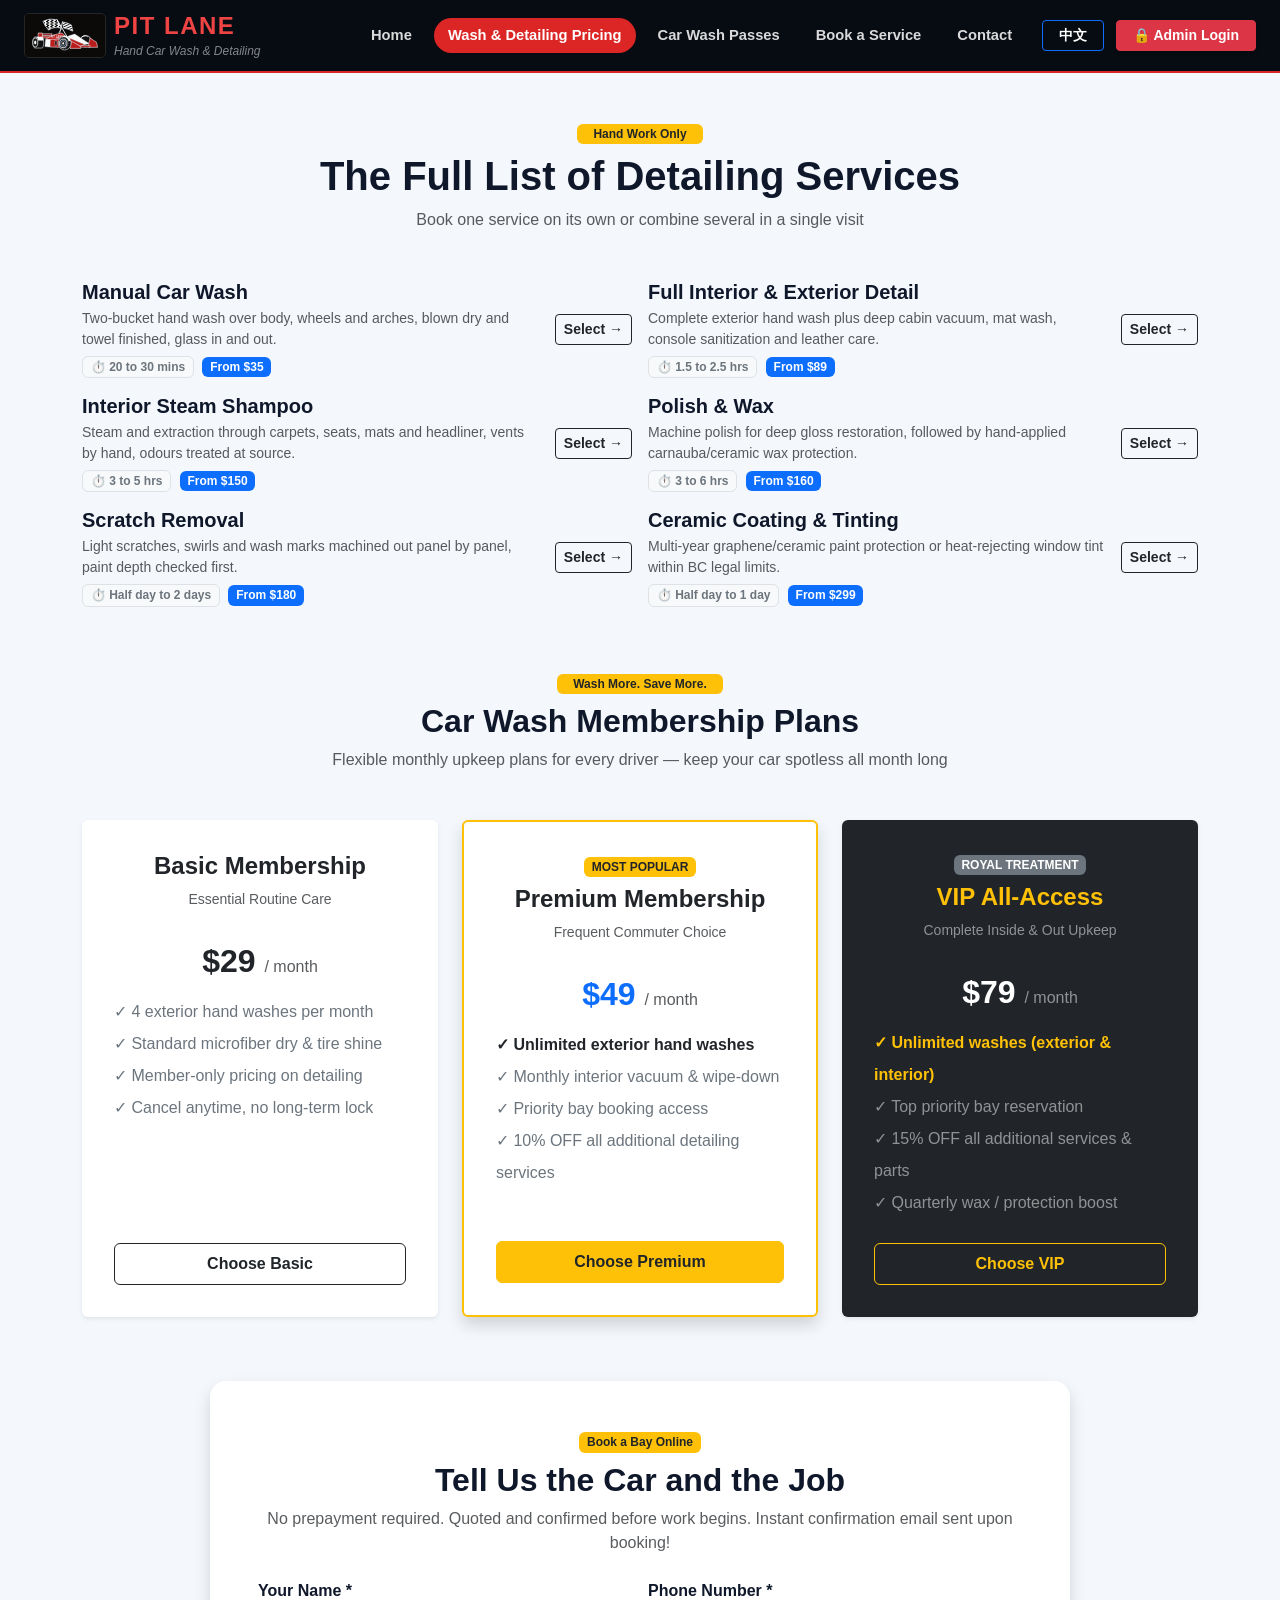
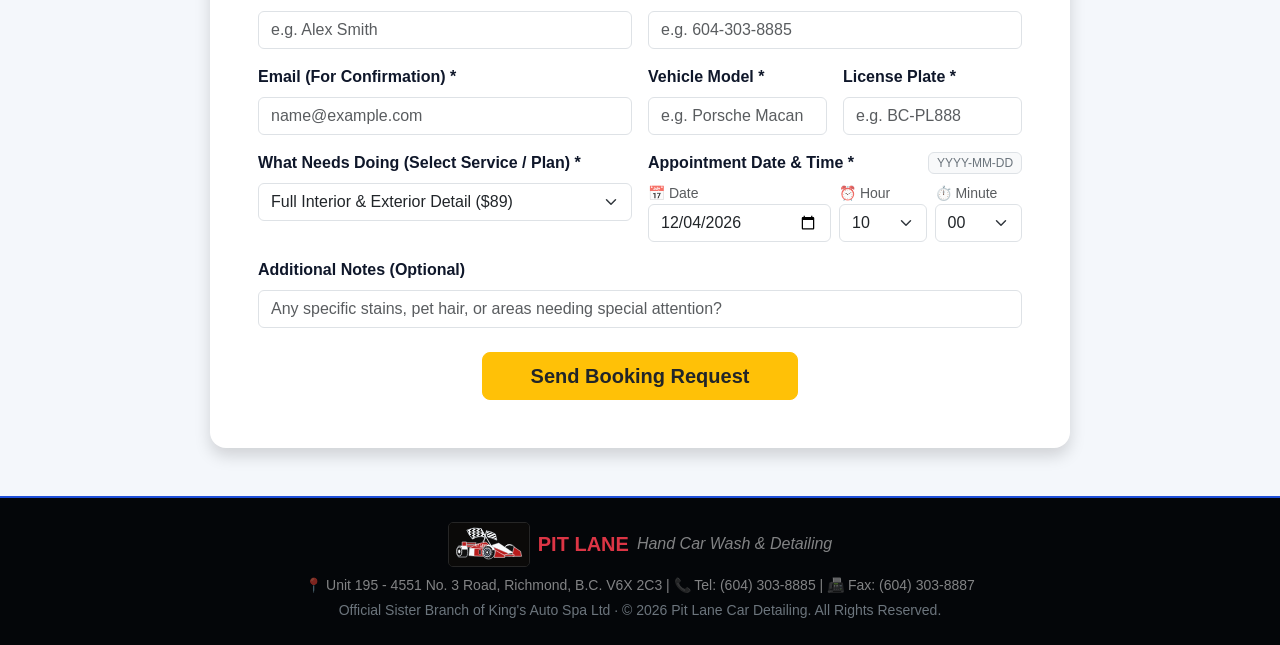
<file: Services.html>
<!DOCTYPE html>
<html lang="en">
<head>
    <meta charset="UTF-8">
    <meta name="viewport" content="width=device-width, initial-scale=1.0">
    <title>Services, Memberships & Booking | Pit Lane Car Detailing</title>
    <link href="https://cdn.jsdelivr.net/npm/bootstrap@5.3.0/dist/css/bootstrap.min.css" rel="stylesheet">
    <link rel="stylesheet" href="styles.css">
</head>
<body class="d-flex flex-column min-vh-100">

<div id="sharedNavbar"></div>

<div class="container my-5">
    <!-- 1. 全套汽美服务价目表 (明天找经理核对后可直接在此修改数字) -->
    <section class="mb-5">
        <div class="text-center mb-5">
            <span class="badge bg-warning text-dark px-3 py-1 mb-2" data-zh="纯手工匠心施工">Hand Work Only</span>
            <h1 class="fw-bold" data-zh="全套汽美与精洗服务价目表">The Full List of Detailing Services</h1>
            <p class="text-muted" data-zh="可单独预约单项服务，也可在一次到店中组合多项护理">Book one service on its own or combine several in a single visit</p>
        </div>

        <div class="row g-3">
            <div class="col-md-6">
                <div class="service-row-item d-flex justify-content-between align-items-center">
                    <div>
                        <h5 class="fw-bold mb-1" data-zh="纯手工全车精洗 (Manual Car Wash)">Manual Car Wash</h5>
                        <p class="text-muted small mb-1" data-zh="车身、轮毂与轮拱两桶水手洗，无接触吹干与毛巾收水，含全车内外玻璃清洁。">Two-bucket hand wash over body, wheels and arches, blown dry and towel finished, glass in and out.</p>
                        <span class="badge bg-light text-secondary border" data-zh="⏱️ 20 至 30 分钟">⏱️ 20 to 30 mins</span>
                        <span class="badge bg-primary ms-1" data-zh="$35 起">From $35</span>
                    </div>
                    <button class="btn btn-outline-dark btn-sm fw-bold ms-3 text-nowrap" onclick="selectServiceAndScroll('Manual Car Wash ($35)')" data-zh="选择此项 →">Select →</button>
                </div>
            </div>
            <div class="col-md-6">
                <div class="service-row-item d-flex justify-content-between align-items-center">
                    <div>
                        <h5 class="fw-bold mb-1" data-zh="内外全车深度精洗 (Full Detail)">Full Interior & Exterior Detail</h5>
                        <p class="text-muted small mb-1" data-zh="包含全车外观手洗、座舱深度吸尘、脚垫刷洗、中控杀菌清洁与真皮座椅护理。">Complete exterior hand wash plus deep cabin vacuum, mat wash, console sanitization and leather care.</p>
                        <span class="badge bg-light text-secondary border" data-zh="⏱️ 1.5 至 2.5 小时">⏱️ 1.5 to 2.5 hrs</span>
                        <span class="badge bg-primary ms-1" data-zh="$89 起">From $89</span>
                    </div>
                    <button class="btn btn-outline-dark btn-sm fw-bold ms-3 text-nowrap" onclick="selectServiceAndScroll('Full Interior & Exterior Detail ($89)')" data-zh="选择此项 →">Select →</button>
                </div>
            </div>
            <div class="col-md-6">
                <div class="service-row-item d-flex justify-content-between align-items-center">
                    <div>
                        <h5 class="fw-bold mb-1" data-zh="内饰高温蒸汽深层洗护 (Interior Steam)">Interior Steam Shampoo</h5>
                        <p class="text-muted small mb-1" data-zh="地毯、座椅、脚垫与顶棚高温蒸汽抽洗，出风口手工精洗，从源头根除车内异味。">Steam and extraction through carpets, seats, mats and headliner, vents by hand, odours treated at source.</p>
                        <span class="badge bg-light text-secondary border" data-zh="⏱️ 3 至 5 小时">⏱️ 3 to 5 hrs</span>
                        <span class="badge bg-primary ms-1" data-zh="$150 起">From $150</span>
                    </div>
                    <button class="btn btn-outline-dark btn-sm fw-bold ms-3 text-nowrap" onclick="selectServiceAndScroll('Interior Steam Shampoo ($150)')" data-zh="选择此项 →">Select →</button>
                </div>
            </div>
            <div class="col-md-6">
                <div class="service-row-item d-flex justify-content-between align-items-center">
                    <div>
                        <h5 class="fw-bold mb-1" data-zh="全车机器抛光与手工打蜡 (Polish & Wax)">Polish & Wax</h5>
                        <p class="text-muted small mb-1" data-zh="全车机器镜面抛光恢复漆面深邃光泽，随后手工涂装棕榈蜡或陶瓷封体保护层。">Machine polish for deep gloss restoration, followed by hand-applied carnauba/ceramic wax protection.</p>
                        <span class="badge bg-light text-secondary border" data-zh="⏱️ 3 至 6 小时">⏱️ 3 to 6 hrs</span>
                        <span class="badge bg-primary ms-1" data-zh="$160 起">From $160</span>
                    </div>
                    <button class="btn btn-outline-dark btn-sm fw-bold ms-3 text-nowrap" onclick="selectServiceAndScroll('Polish & Wax ($160)')" data-zh="选择此项 →">Select →</button>
                </div>
            </div>
            <div class="col-md-6">
                <div class="service-row-item d-flex justify-content-between align-items-center">
                    <div>
                        <h5 class="fw-bold mb-1" data-zh="漆面去划痕与太阳纹修复 (Scratch Removal)">Scratch Removal</h5>
                        <p class="text-muted small mb-1" data-zh="施工前先测漆膜厚度，逐块钣金精细研磨去除浅划痕、太阳纹与洗车纹。">Light scratches, swirls and wash marks machined out panel by panel, paint depth checked first.</p>
                        <span class="badge bg-light text-secondary border" data-zh="⏱️ 半天至 2 天">⏱️ Half day to 2 days</span>
                        <span class="badge bg-primary ms-1" data-zh="$180 起">From $180</span>
                    </div>
                    <button class="btn btn-outline-dark btn-sm fw-bold ms-3 text-nowrap" onclick="selectServiceAndScroll('Scratch Removal ($180)')" data-zh="选择此项 →">Select →</button>
                </div>
            </div>
            <div class="col-md-6">
                <div class="service-row-item d-flex justify-content-between align-items-center">
                    <div>
                        <h5 class="fw-bold mb-1" data-zh="纳米石墨烯镀晶与隔热贴膜 (Ceramic & Tint)">Ceramic Coating & Tinting</h5>
                        <p class="text-muted small mb-1" data-zh="多年期高硬度纳米陶瓷/石墨烯车漆镀晶，或符合 BC 省法规的高隔热防晒窗膜。">Multi-year graphene/ceramic paint protection or heat-rejecting window tint within BC legal limits.</p>
                        <span class="badge bg-light text-secondary border" data-zh="⏱️ 半天至 1 天">⏱️ Half day to 1 day</span>
                        <span class="badge bg-primary ms-1" data-zh="$299 起">From $299</span>
                    </div>
                    <button class="btn btn-outline-dark btn-sm fw-bold ms-3 text-nowrap" onclick="selectServiceAndScroll('Ceramic Coating & Protection ($299)')" data-zh="选择此项 →">Select →</button>
                </div>
            </div>
        </div>
    </section>

    <!-- 2. 月度洗车会员计划 -->
    <section id="membership-section" class="mb-5 pt-3">
        <div class="text-center mb-5">
            <span class="badge bg-warning text-dark px-3 py-1 mb-2" data-zh="洗得越多 · 省得越多">Wash More. Save More.</span>
            <h2 class="fw-bold" data-zh="月度洗车会员计划">Car Wash Membership Plans</h2>
            <p class="text-muted" data-zh="灵活的月度洗护方案，让您的爱车全年保持一尘不染">Flexible monthly upkeep plans for every driver — keep your car spotless all month long</p>
        </div>

        <div class="row g-4">
            <div class="col-md-4">
                <div class="card h-100 shadow-sm border-0 p-3">
                    <div class="card-body d-flex flex-column text-center">
                        <h4 class="fw-bold" data-zh="基础月度会员 (Basic)">Basic Membership</h4>
                        <p class="text-muted small" data-zh="日常基础清洁之选">Essential Routine Care</p>
                        <h2 class="fw-bold my-3">$29 <span class="fs-6 text-muted fw-normal" data-zh="/ 每月">/ month</span></h2>
                        <ul class="list-unstyled text-start text-secondary mb-4 flex-grow-1 lh-lg">
                            <li data-zh="✓ 每月包含 4 次纯手工外观精洗">✓ 4 exterior hand washes per month</li>
                            <li data-zh="✓ 标配超细纤维毛巾收水与轮胎上光">✓ Standard microfiber dry & tire shine</li>
                            <li data-zh="✓ 享受会员专属深度美容折扣价">✓ Member-only pricing on detailing</li>
                            <li data-zh="✓ 随时可取消，无长期捆绑合约">✓ Cancel anytime, no long-term lock</li>
                        </ul>
                        <button class="btn btn-outline-dark fw-bold w-100 py-2" onclick="selectServiceAndScroll('Membership: Basic Plan ($29/mo)')" data-zh="选择基础会员">Choose Basic</button>
                    </div>
                </div>
            </div>

            <div class="col-md-4">
                <div class="card h-100 shadow border-warning p-3" style="border-width: 2px;">
                    <div class="card-body d-flex flex-column text-center">
                        <div><span class="badge bg-warning text-dark mb-2" data-zh="店长力荐 · 最受欢迎">MOST POPULAR</span></div>
                        <h4 class="fw-bold" data-zh="尊享月度会员 (Premium)">Premium Membership</h4>
                        <p class="text-muted small" data-zh="高频通勤车主首选">Frequent Commuter Choice</p>
                        <h2 class="fw-bold text-primary my-3">$49 <span class="fs-6 text-muted fw-normal" data-zh="/ 每月">/ month</span></h2>
                        <ul class="list-unstyled text-start text-secondary mb-4 flex-grow-1 lh-lg">
                            <li class="fw-bold text-dark" data-zh="✓ 不限次数纯手工外观精洗">✓ Unlimited exterior hand washes</li>
                            <li data-zh="✓ 每月赠送内饰吸尘与擦拭护理">✓ Monthly interior vacuum & wipe-down</li>
                            <li data-zh="✓ 享受优先工位预约通道">✓ Priority bay booking access</li>
                            <li data-zh="✓ 全店深度美容项目享 9 折优惠">✓ 10% OFF all additional detailing services</li>
                        </ul>
                        <button class="btn btn-warning fw-bold text-dark w-100 py-2" onclick="selectServiceAndScroll('Membership: Premium Plan ($49/mo)')" data-zh="选择尊享会员">Choose Premium</button>
                    </div>
                </div>
            </div>

            <div class="col-md-4">
                <div class="card h-100 shadow-sm border-0 bg-dark text-white p-3">
                    <div class="card-body d-flex flex-column text-center">
                        <div><span class="badge bg-secondary mb-2" data-zh="皇室尊享">ROYAL TREATMENT</span></div>
                        <h4 class="fw-bold text-warning" data-zh="VIP 全能无限次会员">VIP All-Access</h4>
                        <p class="text-white-50 small" data-zh="内外全方位无忧养护">Complete Inside & Out Upkeep</p>
                        <h2 class="fw-bold text-white my-3">$79 <span class="fs-6 text-white-50 fw-normal" data-zh="/ 每月">/ month</span></h2>
                        <ul class="list-unstyled text-start text-white-50 mb-4 flex-grow-1 lh-lg">
                            <li class="fw-bold text-warning" data-zh="✓ 不限次数全车精洗（含外观与内饰）">✓ Unlimited washes (exterior & interior)</li>
                            <li data-zh="✓ 最高优先级专属工位预约权">✓ Top priority bay reservation</li>
                            <li data-zh="✓ 所有美容项目与商城用品享 85 折">✓ 15% OFF all additional services & parts</li>
                            <li data-zh="✓ 每季度免费赠送一次手工打蜡/封体护理">✓ Quarterly wax / protection boost</li>
                        </ul>
                        <button class="btn btn-outline-warning fw-bold w-100 py-2" onclick="selectServiceAndScroll('Membership: VIP Plan ($79/mo)')" data-zh="选择 VIP 会员">Choose VIP</button>
                    </div>
                </div>
            </div>
        </div>
    </section>

    <!-- 3. 在线工位预约表单 (提交后实时同步至后台排班日历) -->
    <section id="booking-section" class="pt-3">
        <div class="p-4 p-md-5 bg-white rounded-4 shadow mx-auto" style="max-width: 860px;">
            <div class="text-center mb-4">
                <span class="badge bg-warning text-dark mb-2" data-zh="在线预约工位">Book a Bay Online</span>
                <h2 class="fw-bold" data-zh="填写车辆与预约信息">Tell Us the Car and the Job</h2>
                <p class="text-muted" data-zh="无需在线预付，到店看车确认后再付款。提交后将立即发送预约确认信并同步至技师排班日历！">
                    No prepayment required. Quoted and confirmed before work begins. Instant confirmation email sent upon booking!
                </p>
            </div>

            <form onsubmit="handleBookingSubmit(event)">
                <div class="row g-3">
                    <div class="col-md-6">
                        <label class="form-label fw-bold" data-zh="您的姓名 *">Your Name *</label>
                        <input type="text" class="form-control" id="custName" placeholder="e.g. Alex Smith" data-ph-zh="例如：Alex / 张三" required>
                    </div>
                    <div class="col-md-6">
                        <label class="form-label fw-bold" data-zh="联系电话 *">Phone Number *</label>
                        <input type="tel" class="form-control" id="custPhone" placeholder="e.g. 604-303-8885" data-ph-zh="例如：604-303-8885" required>
                    </div>
                    <div class="col-md-6">
                        <label class="form-label fw-bold" data-zh="电子邮箱 (接收预约确认信) *">Email (For Confirmation) *</label>
                        <input type="email" class="form-control" id="custEmail" placeholder="name@example.com" required>
                    </div>
                    <div class="col-md-3">
                        <label class="form-label fw-bold" data-zh="车辆品牌与型号 *">Vehicle Model *</label>
                        <input type="text" class="form-control" id="custCarModel" placeholder="e.g. Porsche Macan" data-ph-zh="例如：保时捷 Macan" required>
                    </div>
                    <div class="col-md-3">
                        <label class="form-label fw-bold" data-zh="车牌号码 *">License Plate *</label>
                        <input type="text" class="form-control" id="custPlate" placeholder="e.g. BC-PL888" data-ph-zh="例如：BC-PL888" required>
                    </div>
                    <div class="col-md-6">
                        <label class="form-label fw-bold" data-zh="选择需要预约的服务或会员套餐 *">What Needs Doing (Select Service / Plan) *</label>
                        <select class="form-select" id="servicePackageSelect" required>
                            <option value="Manual Car Wash ($35)" data-zh="纯手工全车精洗 ($35)">Manual Car Wash ($35)</option>
                            <option value="Full Interior & Exterior Detail ($89)" data-zh="内外全车深度精洗 ($89)" selected>Full Interior & Exterior Detail ($89)</option>
                            <option value="Interior Steam Shampoo ($150)" data-zh="内饰高温蒸汽深层洗护 ($150)">Interior Steam Shampoo ($150)</option>
                            <option value="Polish & Wax ($160)" data-zh="全车机器抛光与手工打蜡 ($160)">Polish & Wax ($160)</option>
                            <option value="Scratch Removal ($180)" data-zh="漆面去划痕与太阳纹修复 ($180)">Scratch Removal ($180)</option>
                            <option value="Ceramic Coating & Protection ($299)" data-zh="纳米石墨烯镀晶与隔热贴膜 ($299)">Ceramic Coating & Protection ($299)</option>
                            <option value="Membership: Basic Plan ($29/mo)" data-zh="月度会员：基础套餐 ($29/月)">Membership: Basic Plan ($29/mo)</option>
                            <option value="Membership: Premium Plan ($49/mo)" data-zh="月度会员：尊享无限次套餐 ($49/月)">Membership: Premium Plan ($49/mo)</option>
                            <option value="Membership: VIP Plan ($79/mo)" data-zh="月度会员：VIP 全能无限次套餐 ($79/月)">Membership: VIP Plan ($79/mo)</option>
                        </select>
                    </div>

                    <div class="col-md-6">
                        <label class="form-label fw-bold d-flex justify-content-between align-items-center">
                            <span data-zh="期望预约日期与具体时间 *">Appointment Date & Time *</span>
                            <span class="badge bg-light text-secondary border fw-normal" data-zh="年-月-日">YYYY-MM-DD</span>
                        </label>
                        <div class="row g-2">
                            <div class="col-6">
                                <span class="small text-muted d-block" data-zh="📅 选择日期">📅 Date</span>
                                <input type="date" class="form-control" id="bookingDate" required>
                            </div>
                            <div class="col-3">
                                <span class="small text-muted d-block" data-zh="⏰ 小时">⏰ Hour</span>
                                <select class="form-select" id="bookingHour" required>
                                    <option value="09">09</option><option value="10" selected>10</option><option value="11">11</option>
                                    <option value="12">12</option><option value="13">13</option><option value="14">14</option>
                                    <option value="15">15</option><option value="16">16</option><option value="17">17</option>
                                </select>
                            </div>
                            <div class="col-3">
                                <span class="small text-muted d-block" data-zh="⏱️ 分钟">⏱️ Minute</span>
                                <select class="form-select" id="bookingMinute" required>
                                    <option value="00">00</option><option value="15">15</option><option value="30">30</option><option value="45">45</option>
                                </select>
                            </div>
                        </div>
                    </div>

                    <div class="col-12">
                        <label class="form-label fw-bold" data-zh="额外备注说明 (选填)">Additional Notes (Optional)</label>
                        <input type="text" class="form-control" id="custNotes" placeholder="Any specific stains, pet hair, or areas needing special attention?" data-ph-zh="是否有特殊污渍、宠物毛发或需要重点处理的部位？">
                    </div>

                    <div class="col-12 text-center mt-4">
                        <button type="submit" class="btn btn-warning btn-lg px-5 fw-bold text-dark" data-zh="确认并提交工位预约">Send Booking Request</button>
                    </div>
                </div>
            </form>
        </div>
    </section>
</div>

<div id="sharedFooter"></div>

<script src="https://cdn.jsdelivr.net/npm/bootstrap@5.3.0/dist/js/bootstrap.bundle.min.js"></script>
<script src="app.js"></script>
<script>
    document.addEventListener('DOMContentLoaded', () => {
        initSharedLayout('services');
        const today = new Date().toISOString().split('T')[0];
        const dateInput = document.getElementById('bookingDate');
        dateInput.setAttribute('min', today);
        dateInput.value = today;

        // 如果客户已登录，自动帮客户填入姓名与邮箱，提升预约体验
        prefillUserInfo();
    });

    function onUserStatusChanged() {
        prefillUserInfo();
    }

    function prefillUserInfo() {
        const user = JSON.parse(localStorage.getItem('apex_user'));
        if (user) {
            if (!document.getElementById('custName').value) document.getElementById('custName').value = user.name;
            if (!document.getElementById('custEmail').value) document.getElementById('custEmail').value = user.email;
        }
    }

    function selectServiceAndScroll(val) {
        const sel = document.getElementById('servicePackageSelect');
        if (sel) sel.value = val;
        document.getElementById('booking-section').scrollIntoView({ behavior: 'smooth' });
    }

    function handleBookingSubmit(event) {
        event.preventDefault();
        const newBooking = {
            id: Date.now(),
            name: document.getElementById('custName').value.trim(),
            phone: document.getElementById('custPhone').value.trim(),
            email: document.getElementById('custEmail').value.trim(),
            carModel: document.getElementById('custCarModel').value.trim(),
            carPlate: document.getElementById('custPlate').value.trim(),
            pkg: document.getElementById('servicePackageSelect').value,
            date: document.getElementById('bookingDate').value,
            time: `${document.getElementById('bookingHour').value}:${document.getElementById('bookingMinute').value}`,
            notes: document.getElementById('custNotes').value.trim(),
            status: "PENDING"
        };

        const bookings = JSON.parse(localStorage.getItem('apex_bookings') || "[]");
        bookings.push(newBooking);
        localStorage.setItem('apex_bookings', JSON.stringify(bookings));

        alert(isZh()
            ? `✅ 工位预约成功！\n\n尊敬的 ${newBooking.name}，确认邮件已发送至 ${newBooking.email}。\n预约日期：${newBooking.date}\n预约时间：${newBooking.time}\n车辆信息：${newBooking.carModel} (${newBooking.carPlate})\n预约项目：${newBooking.pkg}`
            : `✅ Bay Booking Confirmed!\n\nDear ${newBooking.name}, a confirmation email has been sent to ${newBooking.email}.\nDate: ${newBooking.date} at ${newBooking.time}\nVehicle: ${newBooking.carModel} (${newBooking.carPlate})\nService: ${newBooking.pkg}`
        );

        event.target.reset();
        window.location.href = 'index.html';
    }
</script>
</body>
</html>
</file>
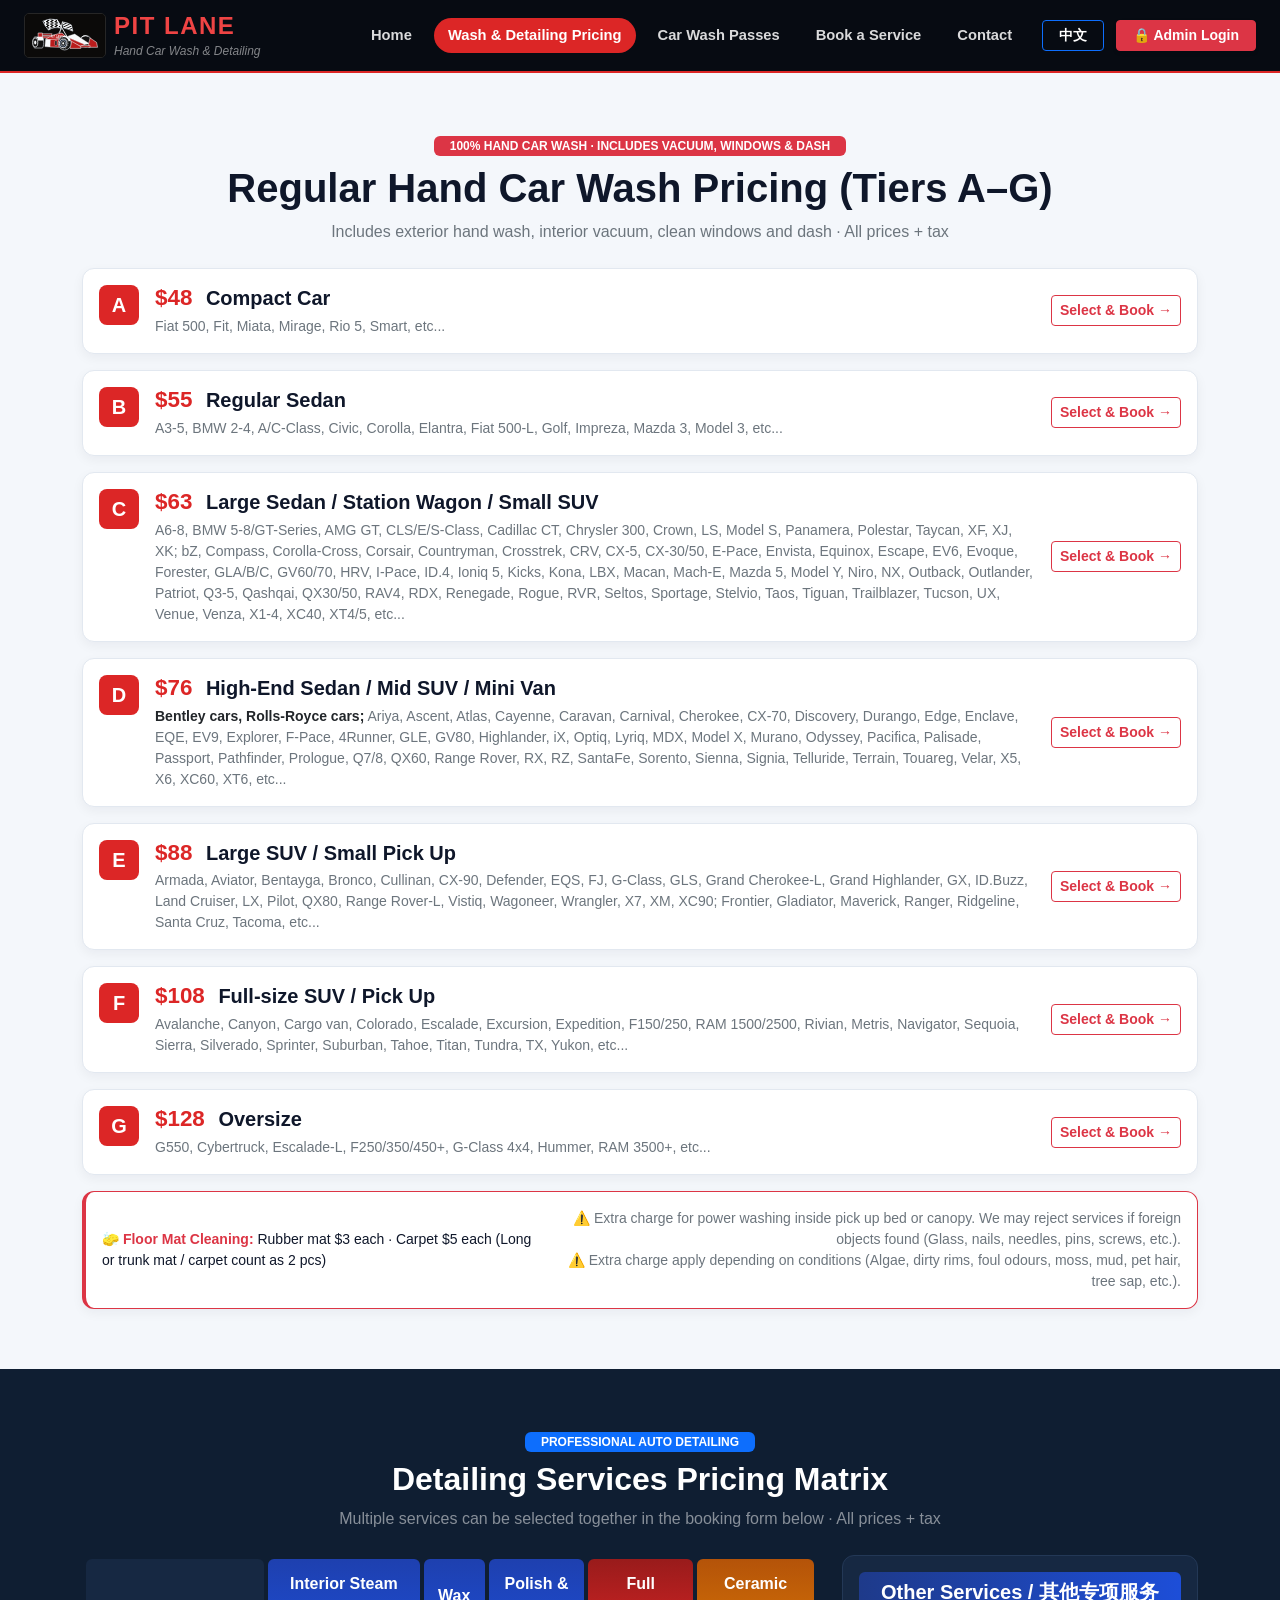
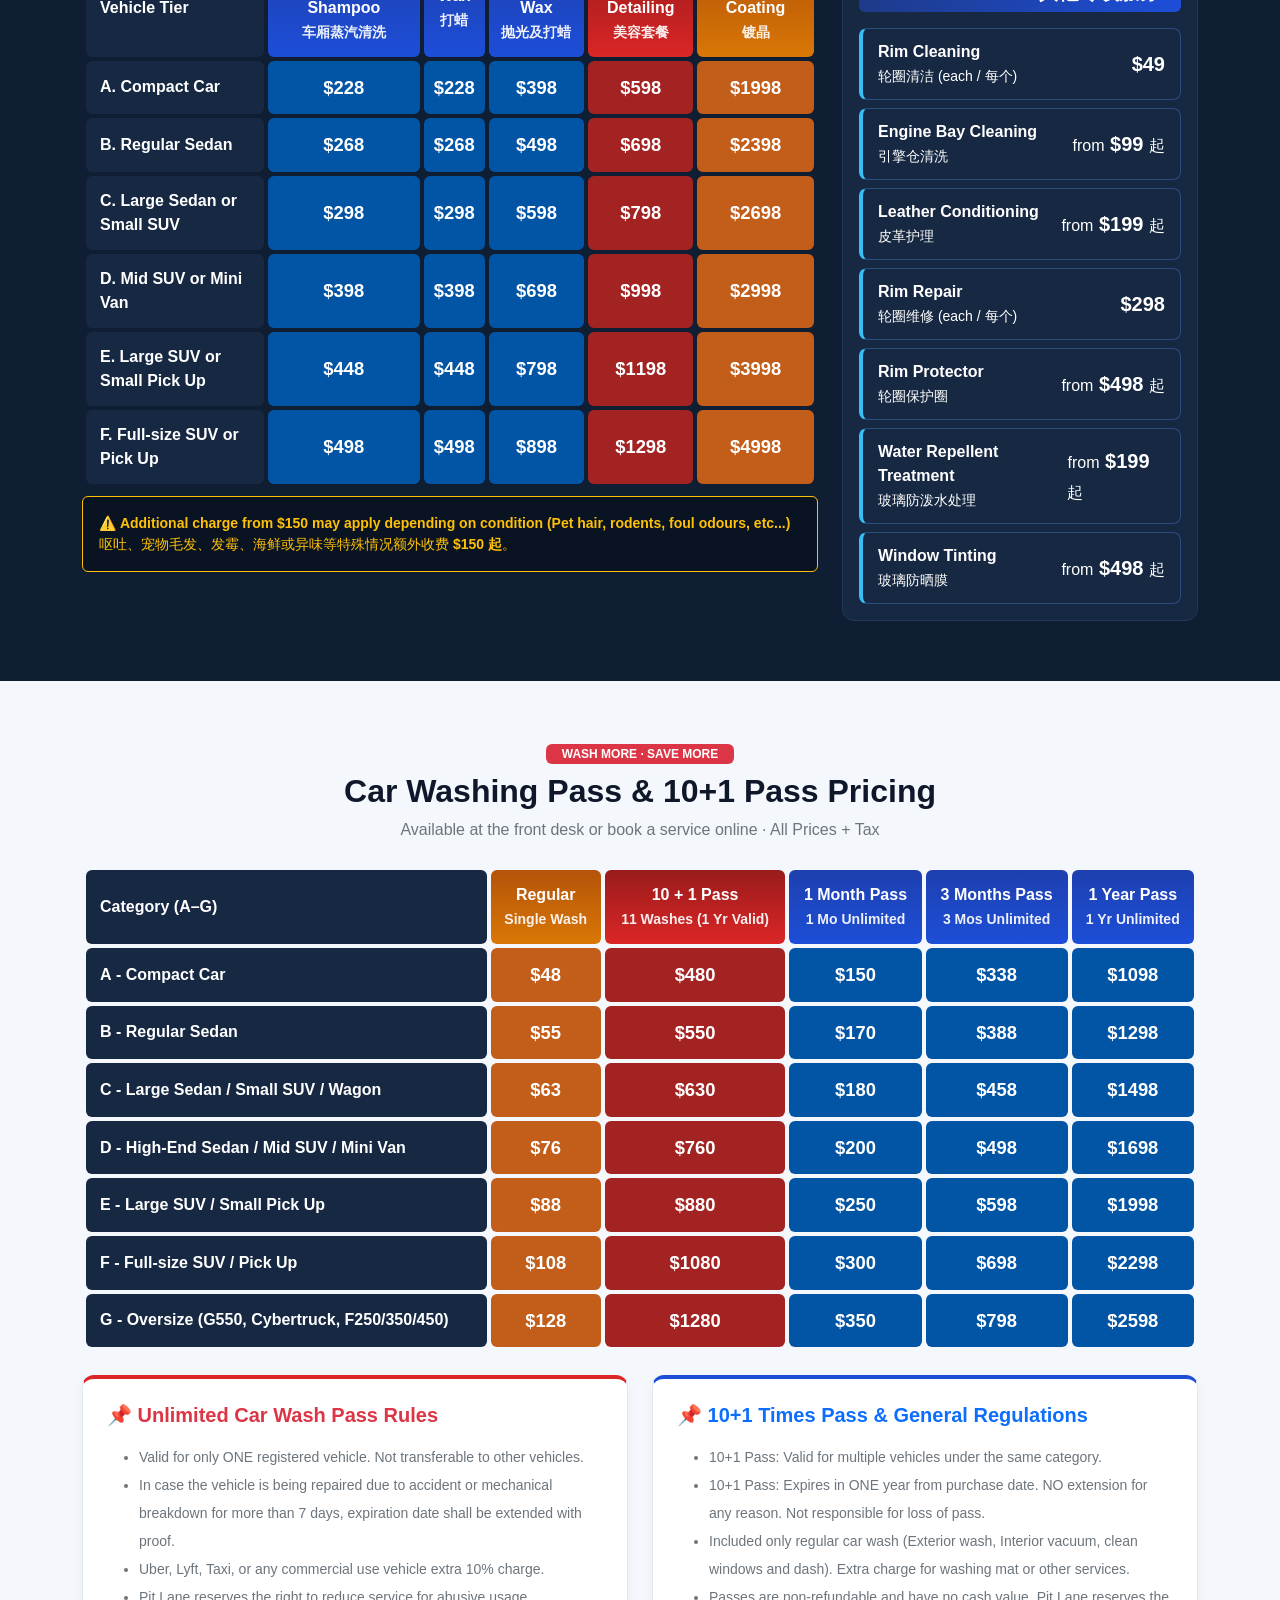
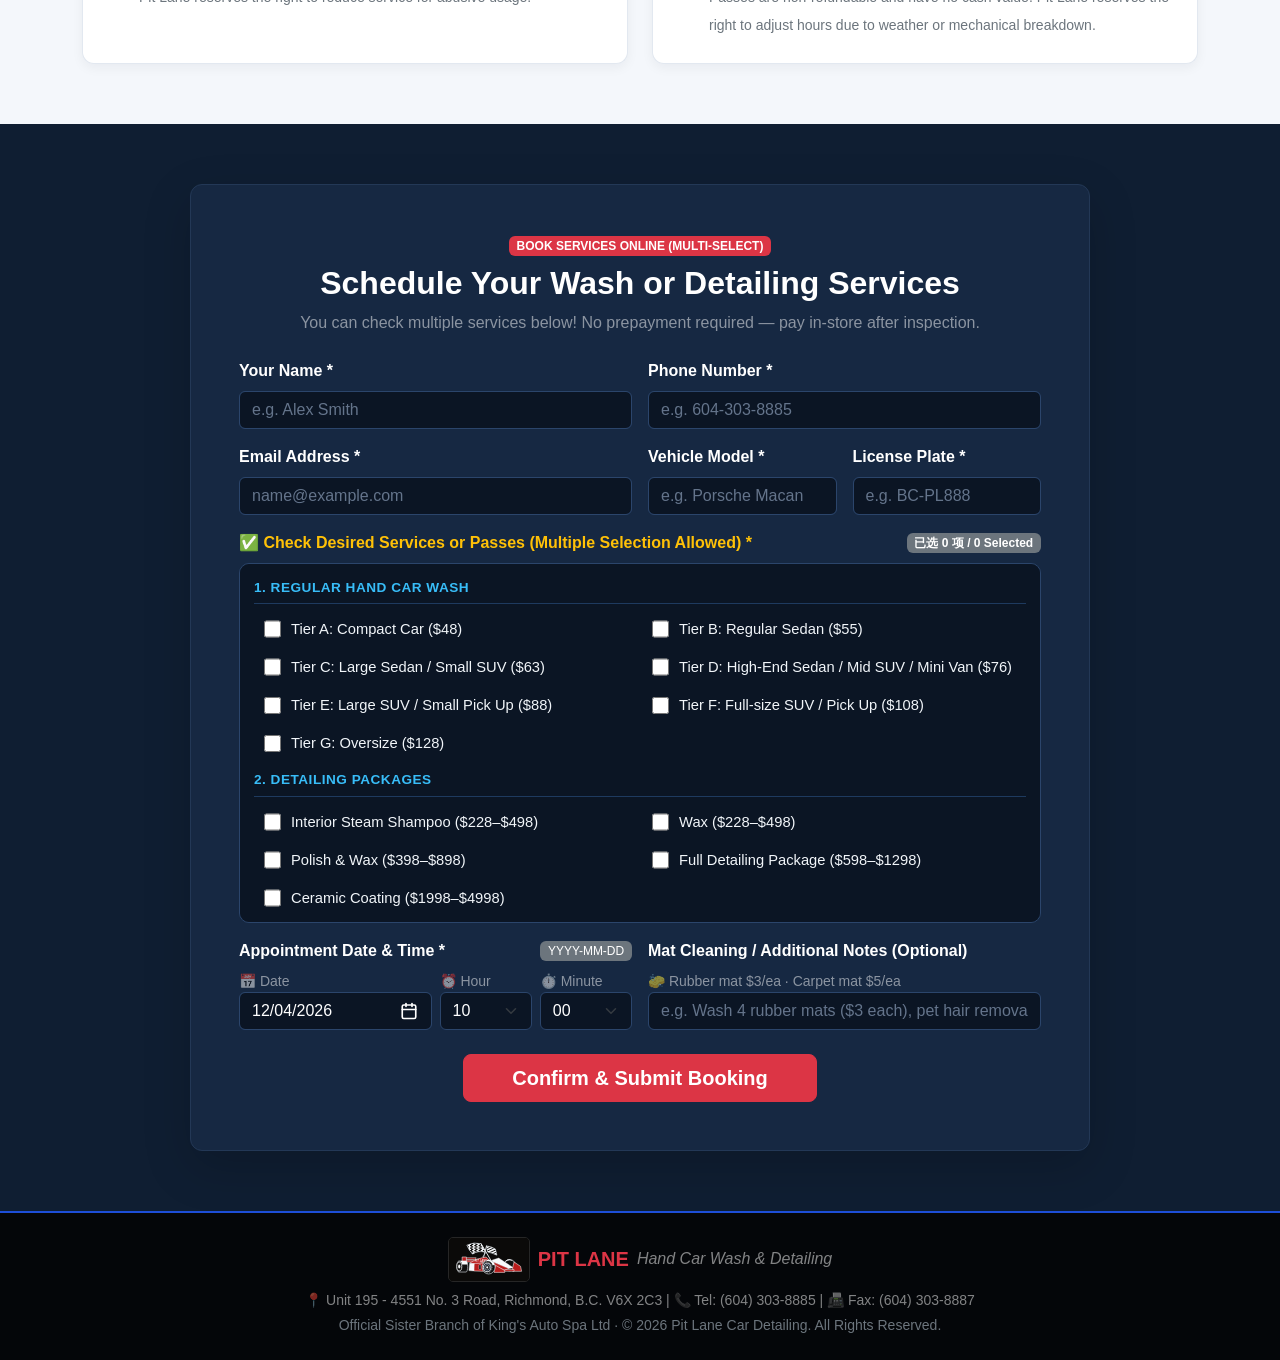
<file: services.html>
<!DOCTYPE html>
<html lang="en">
<head>
    <meta charset="UTF-8">
    <meta name="viewport" content="width=device-width, initial-scale=1.0">
    <title>Pricing, Passes & Booking | PIT LANE Hand Car Wash & Detailing</title>
    <link href="https://cdn.jsdelivr.net/npm/bootstrap@5.3.0/dist/css/bootstrap.min.css" rel="stylesheet">
    <link rel="stylesheet" href="styles.css">
    <style>
        /* 多选服务项目面板样式 */
        .service-check-group {
            background-color: #0b1524;
            border: 1px solid #2b456b;
            border-radius: 10px;
            padding: 14px;
            max-height: 360px;
            overflow-y: auto;
        }
        .service-cat-title {
            color: #38bdf8;
            font-size: 0.85rem;
            font-weight: 800;
            text-transform: uppercase;
            letter-spacing: 0.5px;
            border-bottom: 1px solid #1e3a5f;
            padding-bottom: 5px;
            margin-top: 10px;
            margin-bottom: 8px;
        }
        .service-cat-title:first-child {
            margin-top: 0;
        }
        .service-check-item {
            display: flex;
            align-items: center;
            padding: 6px 10px;
            border-radius: 6px;
            transition: background 0.15s;
            cursor: pointer;
        }
        .service-check-item:hover {
            background-color: rgba(56, 189, 248, 0.1);
        }
        .service-check-item input[type="checkbox"] {
            width: 1.15em;
            height: 1.15em;
            margin-right: 10px;
            cursor: pointer;
            accent-color: #dc2626;
        }
        .service-check-item label {
            color: #f1f5f9;
            font-size: 0.92rem;
            cursor: pointer;
            margin-bottom: 0;
            width: 100%;
        }

        /* 强制将电脑端日期输入框右侧的日历按钮设为高对比度纯白色 SVG 图标 */
        input[type="date"].form-control-dark {
            color-scheme: dark;
            cursor: pointer;
        }
        input[type="date"].form-control-dark::-webkit-calendar-picker-indicator {
            filter: none !important;
            opacity: 1 !important;
            background-image: url("data:image/svg+xml;utf8,<svg xmlns='http://www.w3.org/2000/svg' width='20' height='20' viewBox='0 0 24 24' fill='none' stroke='%23ffffff' stroke-width='2.2' stroke-linecap='round' stroke-linejoin='round'><rect x='3' y='4' width='18' height='18' rx='2' ry='2'/><line x1='16' y1='2' x2='16' y2='6'/><line x1='8' y1='2' x2='8' y2='6'/><line x1='3' y1='10' x2='21' y2='10'/></svg>") !important;
            background-repeat: no-repeat !important;
            background-position: center !important;
            background-size: 18px 18px !important;
            cursor: pointer;
        }
    </style>
</head>
<body class="d-flex flex-column min-vh-100">

<div id="sharedNavbar"></div>

<!-- ==================== 1. 清爽白色背景区：常规手洗 A-G 车型与价格表 ==================== -->
<div class="section-light">
    <div class="container">
        <div class="text-center mb-4">
            <span class="badge bg-danger px-3 py-1 mb-2" data-zh="100% 纯手工精洗 · 包含车内吸尘、擦窗与仪表台">100% HAND CAR WASH · INCLUDES VACUUM, WINDOWS & DASH</span>
            <h1 class="fw-bold" data-zh="标准纯手工洗车价格与车型分类表 (A–G)">Regular Hand Car Wash Pricing (Tiers A–G)</h1>
            <p class="text-secondary" data-zh="包含全车外观手洗、车内吸尘、清洁车窗玻璃及中控台 · 所有价格均需另加税 (All prices + tax)">
                Includes exterior hand wash, interior vacuum, clean windows and dash · All prices + tax
            </p>
        </div>

        <div class="row g-3 mb-3">
            <div class="col-12">
                <div class="light-card p-3 d-flex flex-column flex-md-row justify-content-between align-items-md-center gap-3">
                    <div class="d-flex align-items-start gap-3">
                        <span class="tier-badge">A</span>
                        <div>
                            <h5 class="fw-bold mb-1"><span class="price-tag-red me-2">$48</span> <span data-zh="微型 / 小型轿车 (Compact Car)">Compact Car</span></h5>
                            <p class="text-secondary small mb-0">Fiat 500, Fit, Miata, Mirage, Rio 5, Smart, etc...</p>
                        </div>
                    </div>
                    <button class="btn btn-outline-danger btn-sm fw-bold text-nowrap" onclick="selectServiceAndScroll('Regular Wash - A: Compact Car ($48)')" data-zh="勾选并预约 →">Select & Book →</button>
                </div>
            </div>
            <div class="col-12">
                <div class="light-card p-3 d-flex flex-column flex-md-row justify-content-between align-items-md-center gap-3">
                    <div class="d-flex align-items-start gap-3">
                        <span class="tier-badge">B</span>
                        <div>
                            <h5 class="fw-bold mb-1"><span class="price-tag-red me-2">$55</span> <span data-zh="标准四门轿车 (Regular Sedan)">Regular Sedan</span></h5>
                            <p class="text-secondary small mb-0">A3-5, BMW 2-4, A/C-Class, Civic, Corolla, Elantra, Fiat 500-L, Golf, Impreza, Mazda 3, Model 3, etc...</p>
                        </div>
                    </div>
                    <button class="btn btn-outline-danger btn-sm fw-bold text-nowrap" onclick="selectServiceAndScroll('Regular Wash - B: Regular Sedan ($55)')" data-zh="勾选并预约 →">Select & Book →</button>
                </div>
            </div>
            <div class="col-12">
                <div class="light-card p-3 d-flex flex-column flex-md-row justify-content-between align-items-md-center gap-3">
                    <div class="d-flex align-items-start gap-3">
                        <span class="tier-badge">C</span>
                        <div>
                            <h5 class="fw-bold mb-1"><span class="price-tag-red me-2">$63</span> <span data-zh="大型轿车 / 旅行车 / 小型 SUV (Large Sedan / Wagon / Small SUV)">Large Sedan / Station Wagon / Small SUV</span></h5>
                            <p class="text-secondary small mb-0">A6-8, BMW 5-8/GT-Series, AMG GT, CLS/E/S-Class, Cadillac CT, Chrysler 300, Crown, LS, Model S, Panamera, Polestar, Taycan, XF, XJ, XK; bZ, Compass, Corolla-Cross, Corsair, Countryman, Crosstrek, CRV, CX-5, CX-30/50, E-Pace, Envista, Equinox, Escape, EV6, Evoque, Forester, GLA/B/C, GV60/70, HRV, I-Pace, ID.4, Ioniq 5, Kicks, Kona, LBX, Macan, Mach-E, Mazda 5, Model Y, Niro, NX, Outback, Outlander, Patriot, Q3-5, Qashqai, QX30/50, RAV4, RDX, Renegade, Rogue, RVR, Seltos, Sportage, Stelvio, Taos, Tiguan, Trailblazer, Tucson, UX, Venue, Venza, X1-4, XC40, XT4/5, etc...</p>
                        </div>
                    </div>
                    <button class="btn btn-outline-danger btn-sm fw-bold text-nowrap" onclick="selectServiceAndScroll('Regular Wash - C: Large Sedan / Small SUV ($63)')" data-zh="勾选并预约 →">Select & Book →</button>
                </div>
            </div>
            <div class="col-12">
                <div class="light-card p-3 d-flex flex-column flex-md-row justify-content-between align-items-md-center gap-3">
                    <div class="d-flex align-items-start gap-3">
                        <span class="tier-badge">D</span>
                        <div>
                            <h5 class="fw-bold mb-1"><span class="price-tag-red me-2">$76</span> <span data-zh="顶级豪车 / 中型 SUV / 商务车 (High-End Sedan / Mid SUV / Mini Van)">High-End Sedan / Mid SUV / Mini Van</span></h5>
                            <p class="text-secondary small mb-0"><strong class="text-dark">Bentley cars, Rolls-Royce cars;</strong> Ariya, Ascent, Atlas, Cayenne, Caravan, Carnival, Cherokee, CX-70, Discovery, Durango, Edge, Enclave, EQE, EV9, Explorer, F-Pace, 4Runner, GLE, GV80, Highlander, iX, Optiq, Lyriq, MDX, Model X, Murano, Odyssey, Pacifica, Palisade, Passport, Pathfinder, Prologue, Q7/8, QX60, Range Rover, RX, RZ, SantaFe, Sorento, Sienna, Signia, Telluride, Terrain, Touareg, Velar, X5, X6, XC60, XT6, etc...</p>
                        </div>
                    </div>
                    <button class="btn btn-outline-danger btn-sm fw-bold text-nowrap" onclick="selectServiceAndScroll('Regular Wash - D: Mid SUV / Mini Van ($76)')" data-zh="勾选并预约 →">Select & Book →</button>
                </div>
            </div>
            <div class="col-12">
                <div class="light-card p-3 d-flex flex-column flex-md-row justify-content-between align-items-md-center gap-3">
                    <div class="d-flex align-items-start gap-3">
                        <span class="tier-badge">E</span>
                        <div>
                            <h5 class="fw-bold mb-1"><span class="price-tag-red me-2">$88</span> <span data-zh="大型 SUV / 小型皮卡 (Large SUV / Small Pick Up)">Large SUV / Small Pick Up</span></h5>
                            <p class="text-secondary small mb-0">Armada, Aviator, Bentayga, Bronco, Cullinan, CX-90, Defender, EQS, FJ, G-Class, GLS, Grand Cherokee-L, Grand Highlander, GX, ID.Buzz, Land Cruiser, LX, Pilot, QX80, Range Rover-L, Vistiq, Wagoneer, Wrangler, X7, XM, XC90; Frontier, Gladiator, Maverick, Ranger, Ridgeline, Santa Cruz, Tacoma, etc...</p>
                        </div>
                    </div>
                    <button class="btn btn-outline-danger btn-sm fw-bold text-nowrap" onclick="selectServiceAndScroll('Regular Wash - E: Large SUV / Small Pick Up ($88)')" data-zh="勾选并预约 →">Select & Book →</button>
                </div>
            </div>
            <div class="col-12">
                <div class="light-card p-3 d-flex flex-column flex-md-row justify-content-between align-items-md-center gap-3">
                    <div class="d-flex align-items-start gap-3">
                        <span class="tier-badge">F</span>
                        <div>
                            <h5 class="fw-bold mb-1"><span class="price-tag-red me-2">$108</span> <span data-zh="全尺寸 SUV / 标准皮卡 (Full-size SUV / Pick Up)">Full-size SUV / Pick Up</span></h5>
                            <p class="text-secondary small mb-0">Avalanche, Canyon, Cargo van, Colorado, Escalade, Excursion, Expedition, F150/250, RAM 1500/2500, Rivian, Metris, Navigator, Sequoia, Sierra, Silverado, Sprinter, Suburban, Tahoe, Titan, Tundra, TX, Yukon, etc...</p>
                        </div>
                    </div>
                    <button class="btn btn-outline-danger btn-sm fw-bold text-nowrap" onclick="selectServiceAndScroll('Regular Wash - F: Full-size SUV / Pick Up ($108)')" data-zh="勾选并预约 →">Select & Book →</button>
                </div>
            </div>
            <div class="col-12">
                <div class="light-card p-3 d-flex flex-column flex-md-row justify-content-between align-items-md-center gap-3">
                    <div class="d-flex align-items-start gap-3">
                        <span class="tier-badge">G</span>
                        <div>
                            <h5 class="fw-bold mb-1"><span class="price-tag-red me-2">$128</span> <span data-zh="超大型车辆 / 重型皮卡 (Oversize)">Oversize</span></h5>
                            <p class="text-secondary small mb-0">G550, Cybertruck, Escalade-L, F250/350/450+, G-Class 4x4, Hummer, RAM 3500+, etc...</p>
                        </div>
                    </div>
                    <button class="btn btn-outline-danger btn-sm fw-bold text-nowrap" onclick="selectServiceAndScroll('Regular Wash - G: Oversize ($128)')" data-zh="勾选并预约 →">Select & Book →</button>
                </div>
            </div>
        </div>

        <div class="light-card p-3 border-danger" style="border-left: 4px solid #dc2626;">
            <div class="row align-items-center g-2 small">
                <div class="col-md-5">
                    <strong class="text-danger" data-zh="🧽 脚垫清洗收费：">🧽 Floor Mat Cleaning:</strong>
                    <span data-zh="橡胶脚垫 $3/块 · 毛毯脚垫 $5/块（长条连体垫或后备箱垫按 2 块计算）">Rubber mat <strong>$3 each</strong> · Carpet <strong>$5 each</strong> (Long or trunk mat / carpet count as 2 pcs)</span>
                </div>
                <div class="col-md-7 text-md-end text-secondary">
                    <div data-zh="⚠️ 皮卡后斗或车斗盖内高压冲洗需额外收费。若车内发现碎玻璃、铁钉、针头、螺丝等危险异物，本店保留拒绝服务权利。">
                        ⚠️ Extra charge for power washing inside pick up bed or canopy. We may reject services if foreign objects found (Glass, nails, needles, pins, screws, etc.).
                    </div>
                    <div data-zh="⚠️ 若有青苔、重度脏污轮毂、异味、泥垢、宠物毛发、树胶等特殊状况将根据车况额外收费。">
                        ⚠️ Extra charge apply depending on conditions (Algae, dirty rims, foul odours, moss, mud, pet hair, tree sap, etc.).
                    </div>
                </div>
            </div>
        </div>
    </div>
</div>

<!-- ==================== 2. 深海青蓝背景区：汽车深度美容蓝红黄矩阵表 ==================== -->
<div id="detailing-matrix" class="section-teal-dark">
    <div class="container">
        <div class="text-center mb-4">
            <span class="badge bg-primary px-3 py-1 mb-2" data-zh="专业汽车美容中心">PROFESSIONAL AUTO DETAILING</span>
            <h2 class="fw-bold text-white" data-zh="汽车深度美容套餐与专项服务价格表 (Detailing Services)">Detailing Services Pricing Matrix</h2>
            <p class="text-white-50" data-zh="可在下方预约表中同时勾选多项服务 · All prices + tax">Multiple services can be selected together in the booking form below · All prices + tax</p>
        </div>

        <div class="row g-4">
            <div class="col-lg-8">
                <div class="table-responsive">
                    <table class="matrix-table mb-2">
                        <thead>
                        <tr>
                            <th class="col-tier-name" data-zh="车型级别 (Vehicle Tier)">Vehicle Tier</th>
                            <th class="col-blue-head">Interior Steam Shampoo<br><small>车厢蒸汽清洗</small></th>
                            <th class="col-blue-head">Wax<br><small>打蜡</small></th>
                            <th class="col-blue-head">Polish & Wax<br><small>抛光及打蜡</small></th>
                            <th class="col-red-head">Full Detailing<br><small>美容套餐</small></th>
                            <th class="col-gold-head">Ceramic Coating<br><small>镀晶</small></th>
                        </tr>
                        </thead>
                        <tbody>
                        <tr>
                            <td class="col-tier-name" data-zh="A. 小型车 (Compact Car)">A. Compact Car</td>
                            <td class="col-blue-cell">$228</td>
                            <td class="col-blue-cell">$228</td>
                            <td class="col-blue-cell">$398</td>
                            <td class="col-red-cell">$598</td>
                            <td class="col-gold-cell">$1998</td>
                        </tr>
                        <tr>
                            <td class="col-tier-name" data-zh="B. 标准轿车 (Regular Sedan)">B. Regular Sedan</td>
                            <td class="col-blue-cell">$268</td>
                            <td class="col-blue-cell">$268</td>
                            <td class="col-blue-cell">$498</td>
                            <td class="col-red-cell">$698</td>
                            <td class="col-gold-cell">$2398</td>
                        </tr>
                        <tr>
                            <td class="col-tier-name" data-zh="C. 大型轿车 / 小型 SUV">C. Large Sedan or Small SUV</td>
                            <td class="col-blue-cell">$298</td>
                            <td class="col-blue-cell">$298</td>
                            <td class="col-blue-cell">$598</td>
                            <td class="col-red-cell">$798</td>
                            <td class="col-gold-cell">$2698</td>
                        </tr>
                        <tr>
                            <td class="col-tier-name" data-zh="D. 中型 SUV / 商务车">D. Mid SUV or Mini Van</td>
                            <td class="col-blue-cell">$398</td>
                            <td class="col-blue-cell">$398</td>
                            <td class="col-blue-cell">$698</td>
                            <td class="col-red-cell">$998</td>
                            <td class="col-gold-cell">$2998</td>
                        </tr>
                        <tr>
                            <td class="col-tier-name" data-zh="E. 大型 SUV / 小型皮卡">E. Large SUV or Small Pick Up</td>
                            <td class="col-blue-cell">$448</td>
                            <td class="col-blue-cell">$448</td>
                            <td class="col-blue-cell">$798</td>
                            <td class="col-red-cell">$1198</td>
                            <td class="col-gold-cell">$3998</td>
                        </tr>
                        <tr>
                            <td class="col-tier-name" data-zh="F. 全尺寸 SUV / 皮卡">F. Full-size SUV or Pick Up</td>
                            <td class="col-blue-cell">$498</td>
                            <td class="col-blue-cell">$498</td>
                            <td class="col-blue-cell">$898</td>
                            <td class="col-red-cell">$1298</td>
                            <td class="col-gold-cell">$4998</td>
                        </tr>
                        </tbody>
                    </table>
                </div>
                <div class="p-3 rounded small text-warning border border-warning" style="background-color:#091321;">
                    ⚠️ <strong>Additional charge from $150 may apply depending on condition (Pet hair, rodents, foul odours, etc...)</strong><br>
                    呕吐、宠物毛发、发霉、海鲜或异味等特殊情况额外收费 <strong>$150 起</strong>。
                </div>
            </div>

            <!-- 右侧：7 项其他专项服务 -->
            <div class="col-lg-4">
                <div class="teal-card p-3 h-100">
                    <h5 class="fw-bold text-center py-2 mb-3 rounded text-white" style="background: linear-gradient(90deg, #1e3a8a, #1d4ed8);">
                        Other Services / 其他专项服务
                    </h5>
                    <div class="d-flex flex-column gap-2">
                        <div class="other-service-box d-flex justify-content-between align-items-center" style="cursor:pointer;" onclick="selectServiceAndScroll('Rim Cleaning ($49/each)')">
                            <div><div class="fw-bold text-white">Rim Cleaning</div><small class="text-white">轮圈清洁 (each / 每个)</small></div>
                            <span class="fs-5 fw-bold text-white">$49</span>
                        </div>
                        <div class="other-service-box d-flex justify-content-between align-items-center" style="cursor:pointer;" onclick="selectServiceAndScroll('Engine Bay Cleaning (from $99)')">
                            <div><div class="fw-bold text-white">Engine Bay Cleaning</div><small class="text-white">引擎仓清洗</small></div>
                            <span class="fs-5 fw-bold text-white"><small class="fs-6 fw-normal">from</small> $99 <small class="fs-6 fw-normal">起</small></span>
                        </div>
                        <div class="other-service-box d-flex justify-content-between align-items-center" style="cursor:pointer;" onclick="selectServiceAndScroll('Leather Conditioning (from $199)')">
                            <div><div class="fw-bold text-white">Leather Conditioning</div><small class="text-white">皮革护理</small></div>
                            <span class="fs-5 fw-bold text-white"><small class="fs-6 fw-normal">from</small> $199 <small class="fs-6 fw-normal">起</small></span>
                        </div>
                        <div class="other-service-box d-flex justify-content-between align-items-center" style="cursor:pointer;" onclick="selectServiceAndScroll('Rim Repair ($298/each)')">
                            <div><div class="fw-bold text-white">Rim Repair</div><small class="text-white">轮圈维修 (each / 每个)</small></div>
                            <span class="fs-5 fw-bold text-white">$298</span>
                        </div>
                        <div class="other-service-box d-flex justify-content-between align-items-center" style="cursor:pointer;" onclick="selectServiceAndScroll('Rim Protector (from $498)')">
                            <div><div class="fw-bold text-white">Rim Protector</div><small class="text-white">轮圈保护圈</small></div>
                            <span class="fs-5 fw-bold text-white"><small class="fs-6 fw-normal">from</small> $498 <small class="fs-6 fw-normal">起</small></span>
                        </div>
                        <div class="other-service-box d-flex justify-content-between align-items-center" style="cursor:pointer;" onclick="selectServiceAndScroll('Water Repellent Treatment (from $199)')">
                            <div><div class="fw-bold text-white">Water Repellent Treatment</div><small class="text-white">玻璃防泼水处理</small></div>
                            <span class="fs-5 fw-bold text-white"><small class="fs-6 fw-normal">from</small> $199 <small class="fs-6 fw-normal">起</small></span>
                        </div>
                        <div class="other-service-box d-flex justify-content-between align-items-center" style="cursor:pointer;" onclick="selectServiceAndScroll('Window Tinting (from $498)')">
                            <div><div class="fw-bold text-white">Window Tinting</div><small class="text-white">玻璃防晒膜</small></div>
                            <span class="fs-5 fw-bold text-white"><small class="fs-6 fw-normal">from</small> $498 <small class="fs-6 fw-normal">起</small></span>
                        </div>
                    </div>
                </div>
            </div>
        </div>
    </div>
</div>

<!-- ==================== 3. 清爽白色背景区：无限次洗车套票与 10+1 次卡表 ==================== -->
<div id="passes-section" class="section-light">
    <div class="container">
        <div class="text-center mb-4">
            <span class="badge bg-danger px-3 py-1 mb-2" data-zh="洗得越多 · 省得越多">WASH MORE · SAVE MORE</span>
            <h2 class="fw-bold" data-zh="Car Washing Pass · 无限次洗车套票与 10+1 次卡">Car Washing Pass & 10+1 Pass Pricing</h2>
            <p class="text-secondary" data-zh="到店前台即可办理激活 · All Prices + Tax">Available at the front desk or book a service online · All Prices + Tax</p>
        </div>

        <div class="table-responsive mb-4">
            <table class="matrix-table">
                <thead>
                <tr>
                    <th class="col-tier-name" data-zh="车型级别 (Category A–G)">Category (A–G)</th>
                    <th class="col-gold-head">Regular<br><small data-zh="单次洗车">Single Wash</small></th>
                    <th class="col-red-head">10 + 1 Pass<br><small data-zh="买10送1次卡 (1年有效)">11 Washes (1 Yr Valid)</small></th>
                    <th class="col-blue-head">1 Month Pass<br><small data-zh="1个月无限次套票">1 Mo Unlimited</small></th>
                    <th class="col-blue-head">3 Months Pass<br><small data-zh="3个月无限次套票">3 Mos Unlimited</small></th>
                    <th class="col-blue-head">1 Year Pass<br><small data-zh="1全年无限次套票">1 Yr Unlimited</small></th>
                </tr>
                </thead>
                <tbody>
                <tr>
                    <td class="col-tier-name"><strong>A</strong> - Compact Car</td>
                    <td class="col-gold-cell">$48</td>
                    <td class="col-red-cell">$480</td>
                    <td class="col-blue-cell">$150</td>
                    <td class="col-blue-cell">$338</td>
                    <td class="col-blue-cell">$1098</td>
                </tr>
                <tr>
                    <td class="col-tier-name"><strong>B</strong> - Regular Sedan</td>
                    <td class="col-gold-cell">$55</td>
                    <td class="col-red-cell">$550</td>
                    <td class="col-blue-cell">$170</td>
                    <td class="col-blue-cell">$388</td>
                    <td class="col-blue-cell">$1298</td>
                </tr>
                <tr>
                    <td class="col-tier-name"><strong>C</strong> - Large Sedan / Small SUV / Wagon</td>
                    <td class="col-gold-cell">$63</td>
                    <td class="col-red-cell">$630</td>
                    <td class="col-blue-cell">$180</td>
                    <td class="col-blue-cell">$458</td>
                    <td class="col-blue-cell">$1498</td>
                </tr>
                <tr>
                    <td class="col-tier-name"><strong>D</strong> - High-End Sedan / Mid SUV / Mini Van</td>
                    <td class="col-gold-cell">$76</td>
                    <td class="col-red-cell">$760</td>
                    <td class="col-blue-cell">$200</td>
                    <td class="col-blue-cell">$498</td>
                    <td class="col-blue-cell">$1698</td>
                </tr>
                <tr>
                    <td class="col-tier-name"><strong>E</strong> - Large SUV / Small Pick Up</td>
                    <td class="col-gold-cell">$88</td>
                    <td class="col-red-cell">$880</td>
                    <td class="col-blue-cell">$250</td>
                    <td class="col-blue-cell">$598</td>
                    <td class="col-blue-cell">$1998</td>
                </tr>
                <tr>
                    <td class="col-tier-name"><strong>F</strong> - Full-size SUV / Pick Up</td>
                    <td class="col-gold-cell">$108</td>
                    <td class="col-red-cell">$1080</td>
                    <td class="col-blue-cell">$300</td>
                    <td class="col-blue-cell">$698</td>
                    <td class="col-blue-cell">$2298</td>
                </tr>
                <tr>
                    <td class="col-tier-name"><strong>G</strong> - Oversize (G550, Cybertruck, F250/350/450)</td>
                    <td class="col-gold-cell">$128</td>
                    <td class="col-red-cell">$1280</td>
                    <td class="col-blue-cell">$350</td>
                    <td class="col-blue-cell">$798</td>
                    <td class="col-blue-cell">$2598</td>
                </tr>
                </tbody>
            </table>
        </div>

        <!-- 套票重要规则与条款 -->
        <div class="row g-4">
            <div class="col-md-6">
                <div class="light-card p-4 h-100" style="border-top: 4px solid #dc2626;">
                    <h5 class="fw-bold text-danger mb-3" data-zh="📌 无限次洗车套票规则 (Unlimited Car Wash Pass Rules)">
                        📌 Unlimited Car Wash Pass Rules
                    </h5>
                    <ul class="small text-secondary lh-lg mb-0">
                        <li data-zh="仅限绑定的一台指定登记车辆使用，不可转让给其他车辆。">Valid for only <strong>ONE</strong> registered vehicle. Not transferable to other vehicles.</li>
                        <li data-zh="若车辆因事故或机械故障维修超过 7 天，凭有效维修证明可顺延套票有效期。">In case the vehicle is being repaired due to accident or mechanical breakdown for more than 7 days, expiration date shall be extended with proof.</li>
                        <li data-zh="Uber、Lyft、出租车或任何商业营运车辆需额外加收 10% 费用。">Uber, Lyft, Taxi, or any commercial use vehicle extra 10% charge.</li>
                        <li data-zh="如存在恶意滥用情况，Pit Lane 保留减少服务的权利。">Pit Lane reserves the right to reduce service for abusive usage.</li>
                    </ul>
                </div>
            </div>
            <div class="col-md-6">
                <div class="light-card p-4 h-100" style="border-top: 4px solid #1d4ed8;">
                    <h5 class="fw-bold text-primary mb-3" data-zh="📌 10+1 次卡与通用使用条款 (10+1 Pass & General Rules)">
                        📌 10+1 Times Pass & General Regulations
                    </h5>
                    <ul class="small text-secondary lh-lg mb-0">
                        <li data-zh="10+1 次卡可在同一车型级别 (Same Category) 下的多台车辆之间通用。"><strong>10+1 Pass:</strong> Valid for multiple vehicles under the same category.</li>
                        <li data-zh="10+1 次卡自购买之日起 1 年内有效，任何原因均不予延期，遗失不补。"><strong>10+1 Pass:</strong> Expires in ONE year from purchase date. NO extension for any reason. Not responsible for loss of pass.</li>
                        <li data-zh="所有套票仅包含常规精洗（外观手洗、车内吸尘、擦拭车窗及仪表台）；清洗脚垫、地毯或其他美容服务需额外收费。">Included only regular car wash (Exterior wash, Interior vacuum, clean windows and dash). Extra charge for washing mat or other services.</li>
                        <li data-zh="所有套票一经售出概不退款，且不可兑换现金。如遇恶劣天气、设备故障或不可预见情况，本店保留提前关门或延迟开门的权利。">Passes are non-refundable and have no cash value. Pit Lane reserves the right to adjust hours due to weather or mechanical breakdown.</li>
                    </ul>
                </div>
            </div>
        </div>
    </div>
</div>

<!-- ==================== 4. 深海青蓝背景区：支持勾选多个项目的预约表单 (默认 0 勾选 + 纯白日历图标) ==================== -->
<div id="booking-section" class="section-teal-dark">
    <div class="container">
        <div class="p-4 p-md-5 teal-card shadow-lg mx-auto" style="max-width: 900px;">
            <div class="text-center mb-4">
                <span class="badge bg-danger mb-2" data-zh="在线预约项目（支持多选）">BOOK SERVICES ONLINE (MULTI-SELECT)</span>
                <h2 class="fw-bold text-white" data-zh="填写您的车辆并勾选预约项目">Schedule Your Wash or Detailing Services</h2>
                <p class="text-white-50" data-zh="您可以同时勾选多个想要体验的项目！无需在线预付，到店看车确认后再付款。">
                    You can check multiple services below! No prepayment required — pay in-store after inspection.
                </p>
            </div>

            <form onsubmit="handleBookingSubmit(event)">
                <div class="row g-3">
                    <div class="col-md-6">
                        <label class="form-label fw-bold text-white" data-zh="您的姓名 *">Your Name *</label>
                        <input type="text" class="form-control form-control-dark" id="custName" placeholder="e.g. Alex Smith" data-ph-zh="例如：Alex / 张三" required>
                    </div>
                    <div class="col-md-6">
                        <label class="form-label fw-bold text-white" data-zh="联系电话 *">Phone Number *</label>
                        <input type="tel" class="form-control form-control-dark" id="custPhone" placeholder="e.g. 604-303-8885" data-ph-zh="例如：604-303-8885" required>
                    </div>
                    <div class="col-md-6">
                        <label class="form-label fw-bold text-white" data-zh="电子邮箱 *">Email Address *</label>
                        <input type="email" class="form-control form-control-dark" id="custEmail" placeholder="name@example.com" required>
                    </div>
                    <div class="col-md-3">
                        <label class="form-label fw-bold text-white" data-zh="车辆品牌与型号 *">Vehicle Model *</label>
                        <input type="text" class="form-control form-control-dark" id="custCarModel" placeholder="e.g. Porsche Macan" data-ph-zh="例如：保时捷 Macan" required>
                    </div>
                    <div class="col-md-3">
                        <label class="form-label fw-bold text-white" data-zh="车牌号码 *">License Plate *</label>
                        <input type="text" class="form-control form-control-dark" id="custPlate" placeholder="e.g. BC-PL888" data-ph-zh="例如：BC-PL888" required>
                    </div>

                    <!-- 多选预约项目勾选区 (初始全部未勾选) -->
                    <div class="col-12 mt-3">
                        <div class="d-flex justify-content-between align-items-center mb-2">
                            <label class="form-label fw-bold text-warning mb-0" data-zh="✅ 勾选想要预约的项目（可同时勾选多项）*">
                                ✅ Check Desired Services or Passes (Multiple Selection Allowed) *
                            </label>
                            <span class="badge bg-secondary" id="selectedCountBadge">已选 0 项 / 0 Selected</span>
                        </div>

                        <div class="service-check-group" id="bookingServiceCheckboxes">
                            <!-- 类别 1：常规手洗 -->
                            <div class="service-cat-title" data-zh="1. 标准纯手工洗车 (Regular Hand Car Wash)">1. Regular Hand Car Wash</div>
                            <div class="row g-1">
                                <div class="col-md-6">
                                    <div class="service-check-item">
                                        <input type="checkbox" name="serviceItem" value="Regular Wash - A: Compact Car ($48)" id="srv_a" onchange="updateSelectedCount()">
                                        <label for="srv_a" data-zh="A级：微型/小型轿车 ($48)">Tier A: Compact Car ($48)</label>
                                    </div>
                                </div>
                                <div class="col-md-6">
                                    <div class="service-check-item">
                                        <input type="checkbox" name="serviceItem" value="Regular Wash - B: Regular Sedan ($55)" id="srv_b" onchange="updateSelectedCount()">
                                        <label for="srv_b" data-zh="B级：标准四门轿车 ($55)">Tier B: Regular Sedan ($55)</label>
                                    </div>
                                </div>
                                <div class="col-md-6">
                                    <div class="service-check-item">
                                        <input type="checkbox" name="serviceItem" value="Regular Wash - C: Large Sedan / Small SUV ($63)" id="srv_c" onchange="updateSelectedCount()">
                                        <label for="srv_c" data-zh="C级：大型轿车 / 小型 SUV ($63)">Tier C: Large Sedan / Small SUV ($63)</label>
                                    </div>
                                </div>
                                <div class="col-md-6">
                                    <div class="service-check-item">
                                        <input type="checkbox" name="serviceItem" value="Regular Wash - D: Mid SUV / Mini Van ($76)" id="srv_d" onchange="updateSelectedCount()">
                                        <label for="srv_d" data-zh="D级：豪车 / 中型 SUV / 商务车 ($76)">Tier D: High-End Sedan / Mid SUV / Mini Van ($76)</label>
                                    </div>
                                </div>
                                <div class="col-md-6">
                                    <div class="service-check-item">
                                        <input type="checkbox" name="serviceItem" value="Regular Wash - E: Large SUV / Small Pick Up ($88)" id="srv_e" onchange="updateSelectedCount()">
                                        <label for="srv_e" data-zh="E级：大型 SUV / 小型皮卡 ($88)">Tier E: Large SUV / Small Pick Up ($88)</label>
                                    </div>
                                </div>
                                <div class="col-md-6">
                                    <div class="service-check-item">
                                        <input type="checkbox" name="serviceItem" value="Regular Wash - F: Full-size SUV / Pick Up ($108)" id="srv_f" onchange="updateSelectedCount()">
                                        <label for="srv_f" data-zh="F级：全尺寸 SUV / 标准皮卡 ($108)">Tier F: Full-size SUV / Pick Up ($108)</label>
                                    </div>
                                </div>
                                <div class="col-md-6">
                                    <div class="service-check-item">
                                        <input type="checkbox" name="serviceItem" value="Regular Wash - G: Oversize ($128)" id="srv_g" onchange="updateSelectedCount()">
                                        <label for="srv_g" data-zh="G级：超大型车 Cybertruck / 重型皮卡 ($128)">Tier G: Oversize ($128)</label>
                                    </div>
                                </div>
                            </div>

                            <!-- 类别 2：深度美容套餐 -->
                            <div class="service-cat-title" data-zh="2. 汽车深度美容套餐 (Detailing Packages)">2. Detailing Packages</div>
                            <div class="row g-1">
                                <div class="col-md-6">
                                    <div class="service-check-item">
                                        <input type="checkbox" name="serviceItem" value="Interior Steam Shampoo ($228 - $498)" id="srv_steam" onchange="updateSelectedCount()">
                                        <label for="srv_steam" data-zh="车厢高温蒸汽清洗 ($228–$498)">Interior Steam Shampoo ($228–$498)</label>
                                    </div>
                                </div>
                                <div class="col-md-6">
                                    <div class="service-check-item">
                                        <input type="checkbox" name="serviceItem" value="Hand Wax ($228 - $498)" id="srv_wax" onchange="updateSelectedCount()">
                                        <label for="srv_wax" data-zh="全车手工打蜡 ($228–$498)">Wax ($228–$498)</label>
                                    </div>
                                </div>
                                <div class="col-md-6">
                                    <div class="service-check-item">
                                        <input type="checkbox" name="serviceItem" value="Polish & Wax ($398 - $898)" id="srv_polish" onchange="updateSelectedCount()">
                                        <label for="srv_polish" data-zh="机器抛光及打蜡 ($398–$898)">Polish & Wax ($398–$898)</label>
                                    </div>
                                </div>
                                <div class="col-md-6">
                                    <div class="service-check-item">
                                        <input type="checkbox" name="serviceItem" value="Full Detailing Package ($598 - $1298)" id="srv_full" onchange="updateSelectedCount()">
                                        <label for="srv_full" data-zh="全套美容套餐 Full Detailing ($598–$1298)">Full Detailing Package ($598–$1298)</label>
                                    </div>
                                </div>
                                <div class="col-md-6">
                                    <div class="service-check-item">
                                        <input type="checkbox" name="serviceItem" value="Ceramic Coating ($1998 - $4998)" id="srv_ceramic" onchange="updateSelectedCount()">
                                        <label for="srv_ceramic" data-zh="顶级车漆镀晶 Ceramic Coating ($1998–$4998)">Ceramic Coating ($1998–$4998)</label>
                                    </div>
                                </div>
                            </div>

                            <!-- 类别 3：其他专项服务 -->
                            <div class="service-cat-title" data-zh="3. 其他专项服务 (Other Services - 可任意叠加)">3. Other Services (Add-Ons)</div>
                            <div class="row g-1">
                                <div class="col-md-6">
                                    <div class="service-check-item">
                                        <input type="checkbox" name="serviceItem" value="Rim Cleaning ($49/each)" id="srv_rimclean" onchange="updateSelectedCount()">
                                        <label for="srv_rimclean" data-zh="轮圈清洁 Rim Cleaning ($49/每个)">Rim Cleaning ($49/each)</label>
                                    </div>
                                </div>
                                <div class="col-md-6">
                                    <div class="service-check-item">
                                        <input type="checkbox" name="serviceItem" value="Engine Bay Cleaning (from $99)" id="srv_engine" onchange="updateSelectedCount()">
                                        <label for="srv_engine" data-zh="引擎仓清洗 Engine Bay Cleaning ($99起)">Engine Bay Cleaning (from $99)</label>
                                    </div>
                                </div>
                                <div class="col-md-6">
                                    <div class="service-check-item">
                                        <input type="checkbox" name="serviceItem" value="Leather Conditioning (from $199)" id="srv_leather" onchange="updateSelectedCount()">
                                        <label for="srv_leather" data-zh="真皮座椅皮革护理 Leather Conditioning ($199起)">Leather Conditioning (from $199)</label>
                                    </div>
                                </div>
                                <div class="col-md-6">
                                    <div class="service-check-item">
                                        <input type="checkbox" name="serviceItem" value="Rim Repair ($298/each)" id="srv_rimrepair" onchange="updateSelectedCount()">
                                        <label for="srv_rimrepair" data-zh="轮圈刮蹭维修 Rim Repair ($298/每个)">Rim Repair ($298/each)</label>
                                    </div>
                                </div>
                                <div class="col-md-6">
                                    <div class="service-check-item">
                                        <input type="checkbox" name="serviceItem" value="Rim Protector (from $498)" id="srv_rimprot" onchange="updateSelectedCount()">
                                        <label for="srv_rimprot" data-zh="轮圈保护圈安装 Rim Protector ($498起)">Rim Protector (from $498)</label>
                                    </div>
                                </div>
                                <div class="col-md-6">
                                    <div class="service-check-item">
                                        <input type="checkbox" name="serviceItem" value="Water Repellent Treatment (from $199)" id="srv_water" onchange="updateSelectedCount()">
                                        <label for="srv_water" data-zh="玻璃防泼水处理 Water Repellent ($199起)">Water Repellent Treatment (from $199)</label>
                                    </div>
                                </div>
                                <div class="col-md-6">
                                    <div class="service-check-item">
                                        <input type="checkbox" name="serviceItem" value="Window Tinting (from $498)" id="srv_tint" onchange="updateSelectedCount()">
                                        <label for="srv_tint" data-zh="玻璃防晒隔热膜 Window Tinting ($498起)">Window Tinting (from $498)</label>
                                    </div>
                                </div>
                            </div>

                            <!-- 类别 4：洗车套票办理 -->
                            <div class="service-cat-title" data-zh="4. 洗车套票办理 (Car Washing Passes)">4. Car Washing Passes</div>
                            <div class="row g-1">
                                <div class="col-md-6">
                                    <div class="service-check-item">
                                        <input type="checkbox" name="serviceItem" value="10+1 Times Car Wash Pass ($480 - $1280)" id="srv_pass10" onchange="updateSelectedCount()">
                                        <label for="srv_pass10" data-zh="买 10 送 1 次卡 ($480–$1280)">10+1 Times Car Wash Pass ($480–$1280)</label>
                                    </div>
                                </div>
                                <div class="col-md-6">
                                    <div class="service-check-item">
                                        <input type="checkbox" name="serviceItem" value="1 Month Unlimited Pass ($150 - $350)" id="srv_pass1m" onchange="updateSelectedCount()">
                                        <label for="srv_pass1m" data-zh="1 个月无限次洗车套票 ($150–$350)">1 Month Unlimited Pass ($150–$350)</label>
                                    </div>
                                </div>
                                <div class="col-md-6">
                                    <div class="service-check-item">
                                        <input type="checkbox" name="serviceItem" value="3 Months Unlimited Pass ($338 - $798)" id="srv_pass3m" onchange="updateSelectedCount()">
                                        <label for="srv_pass3m" data-zh="3 个月无限次洗车套票 ($338–$798)">3 Months Unlimited Pass ($338–$798)</label>
                                    </div>
                                </div>
                                <div class="col-md-6">
                                    <div class="service-check-item">
                                        <input type="checkbox" name="serviceItem" value="1 Year Unlimited Pass ($1098 - $2598)" id="srv_pass1y" onchange="updateSelectedCount()">
                                        <label for="srv_pass1y" data-zh="1 全年无限次洗车套票 ($1098–$2598)">1 Year Unlimited Pass ($1098–$2598)</label>
                                    </div>
                                </div>
                            </div>
                        </div>
                    </div>

                    <div class="col-md-6 mt-3">
                        <label class="form-label fw-bold text-white d-flex justify-content-between align-items-center">
                            <span data-zh="预约日期与具体时间 *">Appointment Date & Time *</span>
                            <span class="badge bg-secondary fw-normal" data-zh="年-月-日">YYYY-MM-DD</span>
                        </label>
                        <div class="row g-2">
                            <div class="col-6">
                                <span class="small text-white-50 d-block" data-zh="📅 选择日期">📅 Date</span>
                                <input type="date" class="form-control form-control-dark" id="bookingDate" onclick="this.showPicker && this.showPicker()" required>
                            </div>
                            <div class="col-3">
                                <span class="small text-white-50 d-block" data-zh="⏰ 小时">⏰ Hour</span>
                                <select class="form-select form-select-dark" id="bookingHour" required>
                                    <option value="09">09</option><option value="10" selected>10</option><option value="11">11</option>
                                    <option value="12">12</option><option value="13">13</option><option value="14">14</option>
                                    <option value="15">15</option><option value="16">16</option><option value="17">17</option>
                                </select>
                            </div>
                            <div class="col-3">
                                <span class="small text-white-50 d-block" data-zh="⏱️ 分钟">⏱️ Minute</span>
                                <select class="form-select form-select-dark" id="bookingMinute" required>
                                    <option value="00">00</option><option value="15">15</option><option value="30">30</option><option value="45">45</option>
                                </select>
                            </div>
                        </div>
                    </div>

                    <div class="col-md-6 mt-3">
                        <label class="form-label fw-bold text-white" data-zh="脚垫清洗或额外备注 (选填)">Mat Cleaning / Additional Notes (Optional)</label>
                        <span class="small text-white-50 d-block" data-zh="🧽 橡胶垫 $3/块 · 毛毯垫 $5/块">🧽 Rubber mat $3/ea · Carpet mat $5/ea</span>
                        <input type="text" class="form-control form-control-dark" id="custNotes" placeholder="e.g. Wash 4 rubber mats ($3 each), pet hair removal..." data-ph-zh="例如：需清洗 4 块橡胶脚垫 ($3/块)、宠物毛发清理等...">
                    </div>

                    <div class="col-12 text-center mt-4">
                        <button type="submit" class="btn btn-danger btn-lg px-5 fw-bold" data-zh="确认并提交预约">Confirm & Submit Booking</button>
                    </div>
                </div>
            </form>
        </div>
    </div>
</div>

<div id="sharedFooter"></div>

<script src="https://cdn.jsdelivr.net/npm/bootstrap@5.3.0/dist/js/bootstrap.bundle.min.js"></script>
<script src="app.js"></script>
<script>
    document.addEventListener('DOMContentLoaded', () => {
        initSharedLayout('services');
        const today = new Date().toISOString().split('T')[0];
        const dateInput = document.getElementById('bookingDate');
        dateInput.setAttribute('min', today);
        dateInput.value = today;
        updateSelectedCount();
    });

    function updateSelectedCount() {
        const checked = document.querySelectorAll('input[name="serviceItem"]:checked');
        const badge = document.getElementById('selectedCountBadge');
        if (badge) {
            badge.innerText = `已选 ${checked.length} 项 / ${checked.length} Selected`;
            badge.className = checked.length > 0 ? 'badge bg-danger' : 'badge bg-secondary';
        }
    }

    function selectServiceAndScroll(val) {
        const checkboxes = document.querySelectorAll('input[name="serviceItem"]');
        checkboxes.forEach(cb => {
            if (cb.value === val) {
                cb.checked = true;
            }
        });
        updateSelectedCount();
        document.getElementById('booking-section').scrollIntoView({ behavior: 'smooth' });
    }

    function handleBookingSubmit(event) {
        event.preventDefault();
        const checkedBoxes = Array.from(document.querySelectorAll('input[name="serviceItem"]:checked'));
        if (checkedBoxes.length === 0) {
            alert(isZh() ? '⚠️ 请至少勾选一项需要预约的服务项目！' : '⚠️ Please check at least one service item to book!');
            return;
        }

        const selectedList = checkedBoxes.map(cb => cb.value);
        const combinedServices = selectedList.join(' + ');

        const newBooking = {
            id: Date.now(),
            name: document.getElementById('custName').value.trim(),
            phone: document.getElementById('custPhone').value.trim(),
            email: document.getElementById('custEmail').value.trim(),
            carModel: document.getElementById('custCarModel').value.trim(),
            carPlate: document.getElementById('custPlate').value.trim(),
            pkg: combinedServices,
            pkgs: selectedList,
            date: document.getElementById('bookingDate').value,
            time: `${document.getElementById('bookingHour').value}:${document.getElementById('bookingMinute').value}`,
            notes: document.getElementById('custNotes').value.trim(),
            status: "PENDING"
        };

        const bookings = JSON.parse(localStorage.getItem('apex_bookings') || "[]");
        bookings.push(newBooking);
        localStorage.setItem('apex_bookings', JSON.stringify(bookings));

        alert(isZh()
            ? `✅ 预约项目已提交成功！\n\n客户姓名：${newBooking.name}\n预约时间：${newBooking.date} ${newBooking.time}\n车辆信息：${newBooking.carModel} (${newBooking.carPlate})\n已选项目 (${selectedList.length}项)：\n• ${selectedList.join('\n• ')}\n\n门店地址：Unit 195 - 4551 No. 3 Rd, Richmond`
            : `✅ Service Booking Confirmed!\n\nName: ${newBooking.name}\nDate & Time: ${newBooking.date} at ${newBooking.time}\nVehicle: ${newBooking.carModel} (${newBooking.carPlate})\nBooked Services (${selectedList.length}):\n• ${selectedList.join('\n• ')}\n\nLocation: Unit 195 - 4551 No. 3 Rd, Richmond`
        );

        event.target.reset();
        updateSelectedCount();
        window.location.href = 'index.html';
    }
</script>
</body>
</html>
</file>
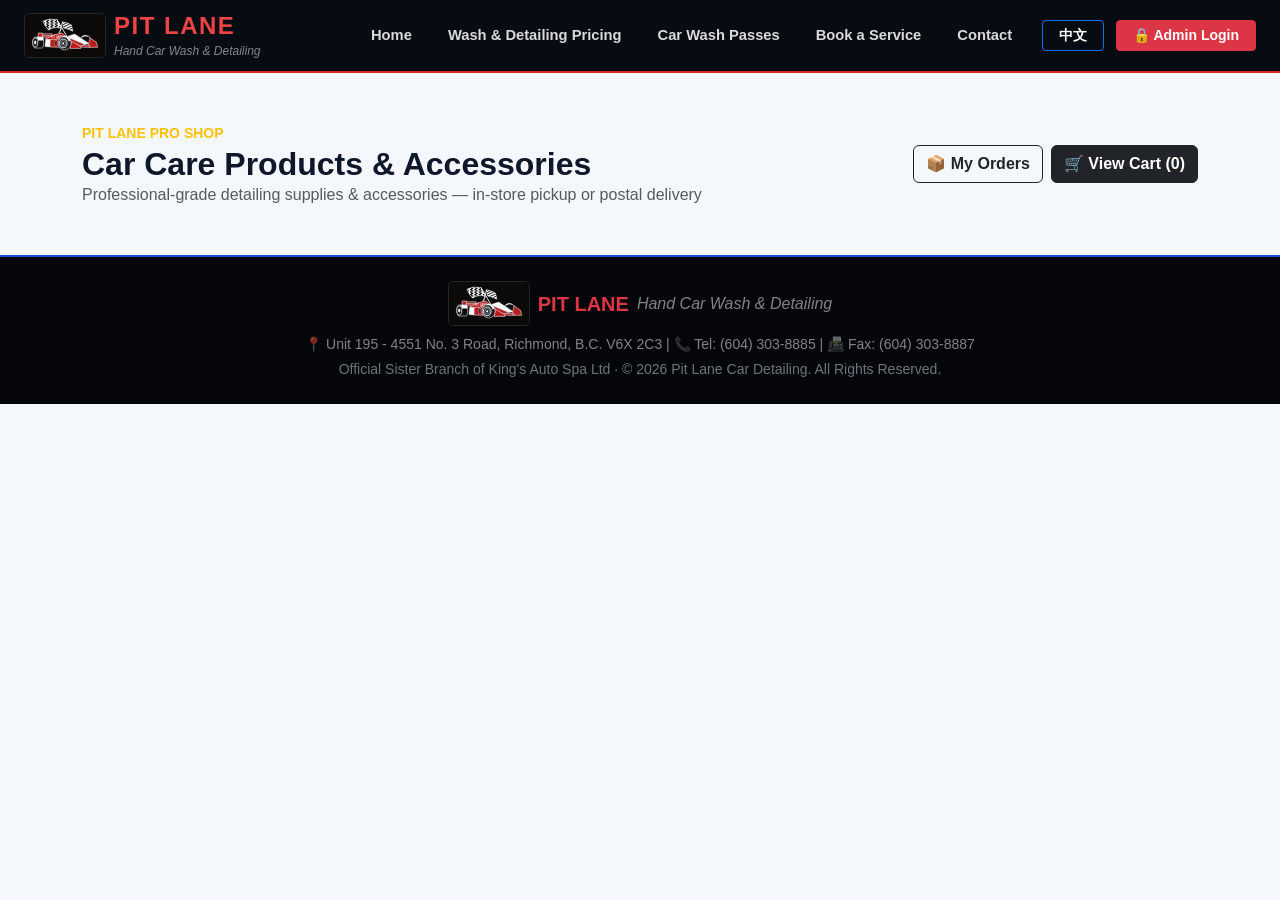
<file: Shop.html>
<!DOCTYPE html>
<html lang="en">
<head>
  <meta charset="UTF-8">
  <meta name="viewport" content="width=device-width, initial-scale=1.0">
  <title>Parts & Accessories Shop | Pit Lane Car Detailing</title>
  <link href="https://cdn.jsdelivr.net/npm/bootstrap@5.3.0/dist/css/bootstrap.min.css" rel="stylesheet">
  <link rel="stylesheet" href="styles.css">
</head>
<body class="d-flex flex-column min-vh-100">

<div id="sharedNavbar"></div>

<div class="container my-5">
  <!-- 1. 商城商品展示视图 -->
  <div id="view-shop">
    <div class="d-flex justify-content-between align-items-center mb-4 flex-wrap gap-2">
      <div>
        <span class="text-warning fw-bold small text-uppercase" data-zh="Pit Lane 官方严选商城">Pit Lane Pro Shop</span>
        <h2 class="fw-bold mb-0" data-zh="专业汽美用品与车载配件商城">Car Care Products & Accessories</h2>
        <p class="text-muted mb-0" data-zh="专业级洗护原液与精选车品——支持列治文门店自提或邮寄到家">Professional-grade detailing supplies & accessories — in-store pickup or postal delivery</p>
      </div>
      <div class="d-flex gap-2">
        <button class="btn btn-outline-dark fw-bold" onclick="switchShopView('orders')" data-zh="📦 我的订单">📦 My Orders</button>
        <button class="btn btn-dark fw-bold" onclick="switchShopView('cart')">
          🛒 <span data-zh="查看购物车">View Cart</span> (<span id="shopCartBadge">0</span>)
        </button>
      </div>
    </div>
    <div class="row g-4" id="shopProductGrid"></div>
  </div>

  <!-- 2. 购物车视图 -->
  <div id="view-cart" style="display:none;">
    <h2 class="fw-bold mb-4" data-zh="🛒 我的购物车">🛒 Shopping Cart</h2>
    <div class="card shadow-sm border-0 mb-4">
      <div class="card-header bg-white py-3">
        <div class="form-check">
          <input class="form-check-input" type="checkbox" id="selectAllCart" onchange="toggleSelectAllCart(this)">
          <label class="form-check-label fw-bold ms-2" for="selectAllCart" data-zh="全选所有商品">Select All Items</label>
        </div>
      </div>
      <div class="card-body p-0">
        <div class="table-responsive">
          <table class="table table-hover align-middle mb-0">
            <tbody id="cartTableBody"></tbody>
          </table>
        </div>
      </div>
    </div>
    <div class="d-flex justify-content-between align-items-center bg-white p-3 rounded shadow-sm">
      <button class="btn btn-outline-secondary" onclick="switchShopView('shop')" data-zh="← 继续选购商品">← Continue Shopping</button>
      <div class="d-flex align-items-center gap-3">
        <div class="fs-5"><span data-zh="已选商品总价：">Selected Total:</span> <span class="text-danger fw-bold fs-4" id="cartSelectedTotal">$0.00</span></div>
        <button class="btn btn-warning btn-lg fw-bold text-dark px-4" onclick="proceedToCheckout()" data-zh="去结算">Proceed to Checkout</button>
      </div>
    </div>
  </div>

  <!-- 3. 确认订单与支付视图 -->
  <div id="view-checkout" style="display:none; max-width: 800px;" class="mx-auto">
    <div class="card shadow border-0 p-4">
      <h3 class="fw-bold mb-3 border-bottom pb-2" data-zh="确认并提交订单">Confirm & Place Order</h3>
      <div class="mb-4">
        <h5 class="fw-bold" data-zh="订单商品明细">Order Summary</h5>
        <ul class="list-group mb-2" id="checkoutItemsList"></ul>
        <div class="text-end fs-5"><span data-zh="应付总金额：">Grand Total:</span> <span class="text-danger fw-bold" id="checkoutFinalTotal">$0.00</span></div>
      </div>
      <form onsubmit="handlePlaceOrder(event)">
        <div class="mb-4">
          <h5 class="fw-bold" data-zh="取货与配送方式">Fulfillment Method</h5>
          <div class="form-check form-check-inline">
            <input class="form-check-input" type="radio" name="deliveryMethod" id="deliverySelf" value="In-Store Pickup" checked onchange="toggleAddressField(false)">
            <label class="form-check-label" for="deliverySelf" data-zh="到店自提 (#195 - 4551 No. 3 Rd)">In-Store Pickup (#195 - 4551 No. 3 Rd)</label>
          </div>
          <div class="form-check form-check-inline">
            <input class="form-check-input" type="radio" name="deliveryMethod" id="deliveryShip" value="Postal Delivery" onchange="toggleAddressField(true)">
            <label class="form-check-label" for="deliveryShip" data-zh="邮寄配送到家">Postal Delivery</label>
          </div>
          <div class="mt-2" id="shippingAddressBox" style="display: none;">
            <label class="form-label small fw-bold" data-zh="收货详细地址">Shipping Address</label>
            <input type="text" class="form-control" id="shippingAddress" placeholder="Street, City, Postal Code" data-ph-zh="街道门牌号、城市、邮政编码">
          </div>
        </div>
        <div class="mb-4">
          <h5 class="fw-bold" data-zh="选择支付方式">Select Payment Method</h5>
          <div class="row g-2">
            <div class="col-sm-6">
              <div class="form-check p-3 border rounded">
                <input class="form-check-input" type="radio" name="payMethod" id="payWechat" value="WeChat Pay" checked>
                <label class="form-check-label fw-bold" for="payWechat">🟢 WeChat Pay (微信支付)</label>
              </div>
            </div>
            <div class="col-sm-6">
              <div class="form-check p-3 border rounded">
                <input class="form-check-input" type="radio" name="payMethod" id="payAlipay" value="Alipay">
                <label class="form-check-label fw-bold" for="payAlipay">🔵 Alipay (支付宝)</label>
              </div>
            </div>
            <div class="col-sm-6">
              <div class="form-check p-3 border rounded">
                <input class="form-check-input" type="radio" name="payMethod" id="payCredit" value="Credit Card">
                <label class="form-check-label fw-bold" for="payCredit">💳 Credit Card (信用卡)</label>
              </div>
            </div>
            <div class="col-sm-6">
              <div class="form-check p-3 border rounded">
                <input class="form-check-input" type="radio" name="payMethod" id="payDebit" value="Debit Card">
                <label class="form-check-label fw-bold" for="payDebit">🏧 Debit Card (储蓄卡)</label>
              </div>
            </div>
          </div>
        </div>
        <div class="d-flex gap-2">
          <button type="button" class="btn btn-outline-secondary w-25" onclick="switchShopView('cart')" data-zh="← 返回">← Back</button>
          <button type="submit" class="btn btn-success btn-lg w-75 fw-bold" data-zh="确认并立即付款">Confirm & Pay Now</button>
        </div>
      </form>
    </div>
  </div>

  <!-- 4. 电子收据视图 -->
  <div id="view-receipt" style="display:none; max-width: 650px;" class="mx-auto">
    <div class="card receipt-card p-4 shadow-sm text-center">
      <div class="text-success fs-1 mb-2">✓</div>
      <h3 class="fw-bold text-success" data-zh="支付成功！">Payment Successful!</h3>
      <p class="text-muted small"><span data-zh="正式电子收据已发送至您的邮箱：">A formal receipt has been emailed to</span> <strong id="receiptCustomerEmail"></strong></p>
      <hr>
      <div class="text-start" id="receiptContent"></div>
      <div class="mt-4 d-flex justify-content-center gap-2">
        <button class="btn btn-primary" onclick="switchShopView('orders')" data-zh="在“我的订单”中查看">View in My Orders</button>
        <button class="btn btn-outline-secondary" onclick="switchShopView('shop')" data-zh="继续逛商城">Back to Shop</button>
      </div>
    </div>
  </div>

  <!-- 5. 客户历史订单视图 -->
  <div id="view-orders" style="display:none;">
    <div class="d-flex justify-content-between align-items-center mb-4">
      <h2 class="fw-bold mb-0" data-zh="📦 我的历史订单与电子收据">📦 My Orders & Receipts</h2>
      <button class="btn btn-outline-dark fw-bold" onclick="switchShopView('shop')" data-zh="← 返回商城">← Back to Shop</button>
    </div>
    <div id="userOrdersList"></div>
  </div>
</div>

<div id="sharedFooter"></div>

<script src="https://cdn.jsdelivr.net/npm/bootstrap@5.3.0/dist/js/bootstrap.bundle.min.js"></script>
<script src="app.js"></script>
<script>
  document.addEventListener('DOMContentLoaded', () => {
    const params = new URLSearchParams(window.location.search);
    const initialView = params.get('view') || 'shop';
    initSharedLayout(initialView === 'cart' ? 'cart' : 'shop');
    switchShopView(initialView);
  });

  function onLanguageChanged() {
    renderShopProducts();
    renderCartPage();
    renderUserOrders();
  }

  function onUserStatusChanged() {
    renderShopProducts();
    renderCartPage();
    renderUserOrders();
  }

  function getProdTitle(p) {
    return (isZh() && p.nameZh) ? p.nameZh : p.name;
  }

  function switchShopView(viewName) {
    ['shop', 'cart', 'checkout', 'receipt', 'orders'].forEach(v => {
      document.getElementById('view-' + v).style.display = (v === viewName) ? 'block' : 'none';
    });
    if (viewName === 'shop') renderShopProducts();
    if (viewName === 'cart') renderCartPage();
    if (viewName === 'orders') renderUserOrders();
    window.scrollTo({ top: 0, behavior: 'smooth' });
  }

  function renderShopProducts() {
    const grid = document.getElementById('shopProductGrid');
    const products = JSON.parse(localStorage.getItem('apex_products') || "[]");
    const user = JSON.parse(localStorage.getItem('apex_user'));

    grid.innerHTML = products.map(p => {
      const isOutOfStock = p.stock <= 0;
      const isOffShelf = p.status === 'INACTIVE';
      const title = getProdTitle(p);
      let btnHtml = '';

      if (isOffShelf) {
        btnHtml = `<button class="btn btn-secondary btn-sm w-100 disabled">${isZh() ? '已下架' : 'Off Shelf'}</button>`;
      } else if (isOutOfStock) {
        btnHtml = `<button class="btn btn-secondary btn-sm w-100 disabled">${isZh() ? '已售罄' : 'Out of Stock'}</button>`;
      } else if (!user) {
        btnHtml = `<button class="btn btn-outline-dark btn-sm w-100 fw-bold" onclick="promptLogin()">${isZh() ? '登录后购买' : 'Login to Buy'}</button>`;
      } else {
        btnHtml = `
                        <div class="d-flex gap-2">
                            <button class="btn btn-outline-dark btn-sm flex-fill fw-bold" onclick="addToCart(${p.id})">${isZh() ? '加入购物车' : 'Add to Cart'}</button>
                            <button class="btn btn-warning btn-sm flex-fill fw-bold text-dark" onclick="buyNow(${p.id})">${isZh() ? '立即购买' : 'Buy Now'}</button>
                        </div>
                    `;
      }

      return `
                    <div class="col-md-3 col-sm-6">
                        <div class="card h-100 shadow-sm border-0">
                            <img src="${p.img}" class="prod-card-img rounded-top" alt="${title}">
                            <div class="card-body d-flex flex-column">
                                <h6 class="fw-bold mb-1">${title}</h6>
                                <div class="d-flex justify-content-between align-items-center mb-3">
                                    <span class="text-danger fw-bold fs-5">$${parseFloat(p.price).toFixed(2)}</span>
                                    <span class="badge ${p.stock <= 3 ? 'bg-warning text-dark' : 'bg-light text-secondary'} border">
                                        ${isZh() ? '库存' : 'Stock'}: ${p.stock}
                                    </span>
                                </div>
                                <div class="mt-auto">${btnHtml}</div>
                            </div>
                        </div>
                    </div>
                `;
    }).join('');
  }

  function promptLogin() {
    alert(isZh() ? '请先登录或注册客户账户后再进行购买！' : 'Please login or register a customer account to purchase items!');
    new bootstrap.Modal(document.getElementById('authModal')).show();
  }

  function addToCart(prodId) {
    const products = JSON.parse(localStorage.getItem('apex_products') || "[]");
    const prod = products.find(p => p.id === prodId);
    if (!prod || prod.stock <= 0) return alert(isZh() ? '库存不足' : 'Out of stock');

    let cart = getCart();
    const existing = cart.find(i => i.id === prodId);
    if (existing) {
      if (existing.qty + 1 > prod.stock) return alert(isZh() ? '已达最大库存限制' : 'Reached maximum stock available');
      existing.qty++;
    } else {
      cart.push({ id: prod.id, name: prod.name, nameZh: prod.nameZh, price: prod.price, img: prod.img, qty: 1, selected: true });
    }
    saveCart(cart);
    alert(isZh() ? '✅ 已成功加入购物车！' : '✅ Added to cart!');
  }

  function buyNow(prodId) {
    addToCart(prodId);
    switchShopView('cart');
  }

  function renderCartPage() {
    const cart = getCart();
    const tbody = document.getElementById('cartTableBody');
    if (!tbody) return;

    if (cart.length === 0) {
      tbody.innerHTML = `<tr><td class="text-center py-5 text-muted">${isZh() ? '您的购物车空空如也，快去商城选购吧！' : 'Your cart is empty.'}</td></tr>`;
      document.getElementById('cartSelectedTotal').innerText = '$0.00';
      return;
    }

    tbody.innerHTML = cart.map((item, index) => `
                <tr>
                    <td style="width: 40px;" class="ps-3">
                        <input class="form-check-input" type="checkbox" ${item.selected ? 'checked' : ''} onchange="toggleCartItem(${index}, this.checked)">
                    </td>
                    <td style="width: 80px;">
                        <img src="${item.img}" style="width:60px; height:60px; object-fit:cover;" class="rounded">
                    </td>
                    <td>
                        <div class="fw-bold">${getProdTitle(item)}</div>
                        <div class="text-muted small">$${item.price.toFixed(2)}</div>
                    </td>
                    <td style="width: 130px;">
                        <div class="input-group input-group-sm">
                            <button class="btn btn-outline-secondary" onclick="updateCartQty(${index}, -1)">-</button>
                            <input type="text" class="form-control text-center" value="${item.qty}" readonly>
                            <button class="btn btn-outline-secondary" onclick="updateCartQty(${index}, 1)">+</button>
                        </div>
                    </td>
                    <td class="fw-bold text-danger" style="width: 100px;">
                        $${(item.price * item.qty).toFixed(2)}
                    </td>
                    <td style="width: 50px;">
                        <button class="btn btn-link text-danger p-0" onclick="removeCartItem(${index})">✕</button>
                    </td>
                </tr>
            `).join('');

    const total = cart.filter(i => i.selected).reduce((sum, i) => sum + (i.price * i.qty), 0);
    document.getElementById('cartSelectedTotal').innerText = '$' + total.toFixed(2);
  }

  function toggleCartItem(index, checked) {
    let cart = getCart();
    cart[index].selected = checked;
    saveCart(cart);
    renderCartPage();
  }

  function toggleSelectAllCart(masterCheckbox) {
    let cart = getCart();
    cart.forEach(item => item.selected = masterCheckbox.checked);
    saveCart(cart);
    renderCartPage();
  }

  function updateCartQty(index, delta) {
    let cart = getCart();
    const products = JSON.parse(localStorage.getItem('apex_products') || "[]");
    const prod = products.find(p => p.id === cart[index].id);

    const newQty = cart[index].qty + delta;
    if (newQty <= 0) {
      cart.splice(index, 1);
    } else {
      if (prod && newQty > prod.stock) return alert(isZh() ? `仅剩 ${prod.stock} 件库存` : `Only ${prod.stock} items left in stock`);
      cart[index].qty = newQty;
    }
    saveCart(cart);
    renderCartPage();
  }

  function removeCartItem(index) {
    let cart = getCart();
    cart.splice(index, 1);
    saveCart(cart);
    renderCartPage();
  }

  function proceedToCheckout() {
    const cart = getCart();
    const selectedItems = cart.filter(i => i.selected);
    if (selectedItems.length === 0) return alert(isZh() ? '请至少勾选一件要结算的商品！' : 'Please select at least one item to checkout!');

    document.getElementById('checkoutItemsList').innerHTML = selectedItems.map(i => `
                <li class="list-group-item d-flex justify-content-between align-items-center">
                    <div>
                        <div class="fw-bold">${getProdTitle(i)}</div>
                        <small class="text-muted">${isZh() ? '数量' : 'Qty'}: ${i.qty} × $${i.price.toFixed(2)}</small>
                    </div>
                    <span class="fw-bold">$${(i.qty * i.price).toFixed(2)}</span>
                </li>
            `).join('');

    const total = selectedItems.reduce((sum, i) => sum + (i.price * i.qty), 0);
    document.getElementById('checkoutFinalTotal').innerText = '$' + total.toFixed(2);
    switchShopView('checkout');
  }

  function toggleAddressField(show) {
    document.getElementById('shippingAddressBox').style.display = show ? 'block' : 'none';
  }

  function handlePlaceOrder(event) {
    event.preventDefault();
    const user = JSON.parse(localStorage.getItem('apex_user'));
    const cart = getCart();
    const selectedItems = cart.filter(i => i.selected);
    const delivery = document.querySelector('input[name="deliveryMethod"]:checked').value;
    const address = delivery === 'Postal Delivery' ? (document.getElementById('shippingAddress').value || "Richmond, BC") : "In-Store Pickup (#195 - 4551 No. 3 Rd)";
    const payMethod = document.querySelector('input[name="payMethod"]:checked').value;
    const total = selectedItems.reduce((sum, i) => sum + (i.price * i.qty), 0);

    let products = JSON.parse(localStorage.getItem('apex_products') || "[]");
    selectedItems.forEach(item => {
      const p = products.find(prod => prod.id === item.id);
      if (p) p.stock = Math.max(0, p.stock - item.qty);
    });
    localStorage.setItem('apex_products', JSON.stringify(products));

    const orderRecord = {
      orderId: 'PL-' + Math.floor(100000 + Math.random() * 900000),
      customerName: user.name,
      customerEmail: user.email,
      items: selectedItems,
      total: total,
      delivery: delivery,
      address: address,
      paymentMethod: payMethod,
      status: delivery === 'Postal Delivery' ? 'PENDING_SHIP' : 'PENDING_PICKUP',
      date: new Date().toLocaleString()
    };

    const allOrders = JSON.parse(localStorage.getItem('apex_all_orders') || "[]");
    allOrders.push(orderRecord);
    localStorage.setItem('apex_all_orders', JSON.stringify(allOrders));

    saveCart(cart.filter(i => !i.selected));

    document.getElementById('receiptCustomerEmail').innerText = user.email;
    document.getElementById('receiptContent').innerHTML = `
                <div class="row mb-2 small">
                    <div class="col-6 text-muted">${isZh() ? '订单编号:' : 'Order ID:'}</div><div class="col-6 fw-bold text-end">${orderRecord.orderId}</div>
                    <div class="col-6 text-muted">${isZh() ? '下单时间:' : 'Date:'}</div><div class="col-6 text-end">${orderRecord.date}</div>
                    <div class="col-6 text-muted">${isZh() ? '客户姓名:' : 'Customer:'}</div><div class="col-6 text-end">${orderRecord.customerName}</div>
                    <div class="col-6 text-muted">${isZh() ? '取货方式:' : 'Fulfillment:'}</div><div class="col-6 text-end">${orderRecord.delivery}</div>
                    <div class="col-6 text-muted">${isZh() ? '支付方式:' : 'Payment:'}</div><div class="col-6 text-end">${orderRecord.paymentMethod}</div>
                </div>
                <hr>
                ${orderRecord.items.map(i => `<div class="d-flex justify-content-between small"><span>${getProdTitle(i)} × ${i.qty}</span><span class="fw-bold">$${(i.price * i.qty).toFixed(2)}</span></div>`).join('')}
                <hr>
                <div class="d-flex justify-content-between fs-5"><strong>${isZh() ? '实付总计:' : 'Total Paid:'}</strong><strong class="text-danger">$${orderRecord.total.toFixed(2)}</strong></div>
            `;
    switchShopView('receipt');
  }

  function renderUserOrders() {
    const user = JSON.parse(localStorage.getItem('apex_user'));
    const container = document.getElementById('userOrdersList');
    if (!container) return;
    if (!user) {
      container.innerHTML = `<div class="alert alert-warning">${isZh() ? '请先登录账户以查看您的历史订单记录。' : 'Please login to view your orders.'}</div>`;
      return;
    }

    const allOrders = JSON.parse(localStorage.getItem('apex_all_orders') || "[]");
    const myOrders = allOrders.filter(o => o.customerEmail === user.email);

    if (myOrders.length === 0) {
      container.innerHTML = `<div class="card p-5 text-center text-muted border-0 shadow-sm">${isZh() ? '您目前还没有任何历史订单记录。' : 'No orders found yet.'}</div>`;
      return;
    }

    container.innerHTML = myOrders.slice().reverse().map(o => `
                <div class="card mb-3 shadow-sm border-0">
                    <div class="card-header bg-white d-flex justify-content-between align-items-center">
                        <div><strong>${isZh() ? '订单号' : 'Order'}: ${o.orderId}</strong> | <small class="text-muted">${o.date}</small></div>
                        <span class="badge ${o.status === 'COMPLETED' ? 'bg-success' : 'bg-warning text-dark'}">${o.status}</span>
                    </div>
                    <div class="card-body">
                        ${o.items.map(i => `<div class="d-flex justify-content-between py-1"><span>${getProdTitle(i)} (×${i.qty})</span><span class="fw-bold">$${(i.price * i.qty).toFixed(2)}</span></div>`).join('')}
                        <hr class="my-2">
                        <div class="d-flex justify-content-between">
                            <span class="text-muted small">${o.delivery} (${o.address}) | ${o.paymentMethod}</span>
                            <span class="fw-bold text-danger fs-5">${isZh() ? '合计' : 'Total'}: $${o.total.toFixed(2)}</span>
                        </div>
                    </div>
                </div>
            `).join('');
  }
</script>
</body>
</html>
</file>
<file: styles.css>
:root {
    --pl-navy-dark: #090e17;
    --pl-teal-dark: #0f1e32;
    --pl-teal-card: #162842;
    --pl-light-bg: #f4f7fb;
    --pl-white: #ffffff;
    --pl-red: #dc2626;
    --pl-blue: #1d4ed8;
    --pl-border-dark: #233856;
    --pl-border-light: #e2e8f0;
}

body {
    background-color: var(--pl-light-bg);
    color: #0f172a;
    font-family: -apple-system, BlinkMacSystemFont, "Segoe UI", Roboto, "Helvetica Neue", Arial, sans-serif;
    overflow-x: hidden;
}

html {
    scroll-behavior: smooth;
}

/* 顶部导航栏 */
.navbar-custom {
    background-color: #070b12;
    border-bottom: 2px solid var(--pl-red);
}

.brand-title-red {
    color: #ef4444;
    font-weight: 900;
    letter-spacing: 1.5px;
}

.nav-link-custom {
    font-size: 0.92rem;
    font-weight: 600;
    padding: 6px 14px !important;
    border-radius: 20px;
    transition: all 0.2s ease;
    color: rgba(255, 255, 255, 0.85) !important;
    text-decoration: none;
    white-space: nowrap;
    display: inline-block;
}

.nav-link-custom:hover {
    color: #ffffff !important;
    background-color: rgba(255, 255, 255, 0.1);
}

.nav-link-custom.nav-active {
    color: #ffffff !important;
    background-color: var(--pl-red) !important;
}

/* ==================== 首页滚动广告：保持相同深暗度 + 三张不同背景图 + 手机自适应 ==================== */
#heroCarousel {
    width: 100%;
    background-color: #070a10;
}

.hero-slide-unified {
    width: 100%;
    height: 440px;
    display: flex;
    align-items: center;
    background-size: cover;
    background-position: center;
    border-bottom: 2px solid #1e293b;
}

/* 广告 1 背景图：超跑漆面抛光与美容 */
.hero-bg-1 {
    background-image: linear-gradient(180deg, rgba(7, 10, 16, 0.90) 0%, rgba(12, 20, 34, 0.93) 100%),
    url('https://images.unsplash.com/photo-1607860108855-64acf2078ed9?auto=format&fit=crop&w=1600&q=80');
}

/* 广告 2 背景图：室内车间纯手工泡沫精洗 */
.hero-bg-2 {
    background-image: linear-gradient(180deg, rgba(7, 10, 16, 0.90) 0%, rgba(12, 20, 34, 0.93) 100%),
    url('https://images.unsplash.com/photo-1520340356584-f9917d1eea6f?auto=format&fit=crop&w=1600&q=80');
}

/* 广告 3 背景图：展厅级保时捷跑车成品效果 */
.hero-bg-3 {
    background-image: linear-gradient(180deg, rgba(7, 10, 16, 0.90) 0%, rgba(12, 20, 34, 0.93) 100%),
    url('https://images.unsplash.com/photo-1503376780353-7e6692767b70?auto=format&fit=crop&w=1600&q=80');
}

.hero-pill-unified {
    display: inline-block;
    background: rgba(255, 255, 255, 0.08);
    border: 1px solid rgba(255, 255, 255, 0.2);
    color: #e2e8f0;
    padding: 5px 14px;
    border-radius: 30px;
    font-size: clamp(0.72rem, 1.5vw, 0.84rem);
    font-weight: 600;
    margin-bottom: 14px;
}

.hero-title {
    font-size: clamp(1.45rem, 3.5vw, 2.5rem);
    font-weight: 800;
    color: #ffffff;
    line-height: 1.25;
    margin-bottom: 10px;
}

.hero-subtitle {
    font-size: clamp(0.92rem, 2vw, 1.22rem);
    font-weight: 500;
    color: #93c5fd;
    line-height: 1.4;
    margin-bottom: 12px;
}

.hero-desc {
    font-size: clamp(0.82rem, 1.5vw, 1rem);
    color: #94a3b8;
    line-height: 1.55;
    margin-bottom: 22px;
    max-width: 680px;
}

.btn-hero-primary {
    background-color: var(--pl-red);
    border: 1px solid var(--pl-red);
    color: #ffffff !important;
    font-weight: 700;
    padding: 10px 22px;
    font-size: clamp(0.84rem, 1.5vw, 1rem);
    border-radius: 8px;
    text-decoration: none;
    transition: all 0.2s;
}

.btn-hero-primary:hover {
    background-color: #b91c1c;
}

.btn-hero-secondary {
    background-color: rgba(255, 255, 255, 0.06);
    border: 1px solid rgba(255, 255, 255, 0.35);
    color: #ffffff !important;
    font-weight: 600;
    padding: 10px 20px;
    font-size: clamp(0.84rem, 1.5vw, 1rem);
    border-radius: 8px;
    text-decoration: none;
    transition: all 0.2s;
}

.btn-hero-secondary:hover {
    background-color: rgba(255, 255, 255, 0.16);
}

@media (max-width: 768px) {
    .hero-slide-unified {
        height: 380px;
        padding: 20px 10px;
    }
    .hero-pill-unified {
        padding: 4px 10px;
        margin-bottom: 10px;
    }
    .hero-desc {
        margin-bottom: 16px;
        display: -webkit-box;
        -webkit-line-clamp: 3;
        -webkit-box-orient: vertical;
        overflow: hidden;
    }
    .btn-hero-primary, .btn-hero-secondary {
        padding: 7px 14px;
    }
}

/* ==================== 穿插背景系统 ==================== */
.section-teal-dark {
    background-color: var(--pl-teal-dark);
    color: #f8fafc;
    padding: 60px 0;
}

.section-light {
    background-color: var(--pl-light-bg);
    color: #0f172a;
    padding: 60px 0;
}

.light-card {
    background-color: #ffffff;
    border: 1px solid var(--pl-border-light);
    border-radius: 12px;
    color: #0f172a;
    box-shadow: 0 4px 12px rgba(15, 23, 42, 0.05);
    transition: all 0.2s ease;
}

.light-card:hover {
    border-color: #cbd5e1;
    transform: translateY(-2px);
    box-shadow: 0 8px 20px rgba(15, 23, 42, 0.09);
}

.teal-card {
    background-color: var(--pl-teal-card);
    border: 1px solid var(--pl-border-dark);
    border-radius: 12px;
    color: #f8fafc;
    transition: all 0.2s ease;
}

.teal-card:hover {
    border-color: #38bdf8;
    transform: translateY(-2px);
}

.service-img-top {
    height: 175px;
    object-fit: cover;
    width: 100%;
}

.showcase-img {
    height: 210px;
    object-fit: cover;
    width: 100%;
}

.craft-number {
    font-size: 0.85rem;
    font-weight: 800;
    color: var(--pl-red);
    letter-spacing: 1px;
    display: block;
    margin-bottom: 6px;
}

/* ==================== 价目表矩阵样式 ==================== */
.tier-badge {
    display: inline-flex;
    align-items: center;
    justify-content: center;
    width: 40px;
    height: 40px;
    background-color: var(--pl-red);
    color: #ffffff;
    font-size: 1.25rem;
    font-weight: 900;
    border-radius: 8px;
    flex-shrink: 0;
}

.price-tag-red {
    color: var(--pl-red);
    font-weight: 800;
    font-size: 1.4rem;
}

.matrix-table {
    width: 100%;
    border-collapse: separate;
    border-spacing: 4px;
    color: #ffffff !important;
}

.matrix-table th,
.matrix-table td {
    padding: 13px 10px;
    text-align: center;
    vertical-align: middle;
    border: none !important;
    border-radius: 6px;
    color: #ffffff !important;
}

.matrix-table th small,
.matrix-table td small {
    color: #ffffff !important;
    opacity: 0.92;
}

.col-tier-name {
    background-color: #162842 !important;
    color: #ffffff !important;
    text-align: left !important;
    font-weight: 700;
    padding-left: 14px !important;
    border-left: 4px solid var(--pl-red) !important;
}

.col-blue-head {
    background: linear-gradient(180deg, #1e40af, #1d4ed8) !important;
    color: #ffffff !important;
    font-weight: 800;
}

.col-blue-cell {
    background-color: #0255a5 !important;
    color: #ffffff !important;
    font-weight: 800;
    font-size: 1.15rem;
}

.col-red-head {
    background: linear-gradient(180deg, #991b1b, #dc2626) !important;
    color: #ffffff !important;
    font-weight: 800;
}

.col-red-cell {
    background-color: #a32222 !important;
    color: #ffffff !important;
    font-weight: 800;
    font-size: 1.15rem;
}

.col-gold-head {
    background: linear-gradient(180deg, #b45309, #d97706) !important;
    color: #ffffff !important;
    font-weight: 800;
}

.col-gold-cell {
    background-color: #c25e1a !important;
    color: #ffffff !important;
    font-weight: 800;
    font-size: 1.15rem;
}

.other-service-box {
    background-color: #162842;
    border: 1px solid #2b4c7e;
    border-left: 4px solid #38bdf8;
    border-radius: 8px;
    padding: 11px 15px;
    color: #ffffff;
}

.dark-panel {
    background-color: var(--pl-teal-dark);
    border: 1px solid var(--pl-border-dark);
    border-radius: 14px;
    color: #ffffff;
}

/* ==================== 深色表单与电脑端白色日历图标修复 ==================== */
.form-control-dark, .form-select-dark {
    background-color: #0b1524 !important;
    border: 1px solid #2b456b !important;
    color: #ffffff !important;
    color-scheme: dark;
}

.form-control-dark::placeholder {
    color: #64748b !important;
}

/* 强制将电脑端日期选择器的日历小图标反转为纯白色 */
input[type="date"].form-control-dark::-webkit-calendar-picker-indicator {
    filter: invert(1) brightness(100%);
    cursor: pointer;
    opacity: 0.95;
}

/* ==================== 管理后台：左侧深色栏 + 右侧白底黑字样式 ==================== */
.sidebar {
    min-height: 100vh;
    background-color: #070b12;
    color: #ffffff;
    border-right: 1px solid #1e293b;
}

.sidebar .nav-link {
    color: rgba(255,255,255,0.82);
    margin-bottom: 6px;
    border-radius: 8px;
    font-weight: 500;
}

.sidebar .nav-link.active, .sidebar .nav-link:hover {
    color: #ffffff;
    background-color: var(--pl-red);
    font-weight: 700;
}

.admin-main-light {
    background-color: #f8fafc;
    color: #0f172a;
    min-height: 100vh;
}

.admin-light-panel {
    background-color: #ffffff;
    border: 1px solid #e2e8f0;
    border-radius: 12px;
    color: #0f172a;
    box-shadow: 0 2px 10px rgba(15, 23, 42, 0.04);
}

.calendar-grid {
    display: grid;
    grid-template-columns: repeat(auto-fill, minmax(265px, 1fr));
    gap: 14px;
}

.calendar-day-col-light {
    min-height: 250px;
    background: #ffffff;
    border: 1px solid #cbd5e1;
    border-radius: 10px;
    padding: 12px;
    color: #0f172a;
    box-shadow: 0 2px 6px rgba(0, 0, 0, 0.03);
}

.cal-booking-item-light {
    font-size: 0.84rem;
    border-radius: 8px;
    padding: 10px;
    margin-bottom: 10px;
    border: 1px solid #fecaca;
    border-left: 4px solid var(--pl-red);
    background: #fff5f5;
    color: #0f172a;
}

.cal-booking-done-light {
    background: #f1f5f9 !important;
    border: 1px solid #cbd5e1 !important;
    border-left: 4px solid #16a34a !important;
    color: #64748b !important;
}
</file>
